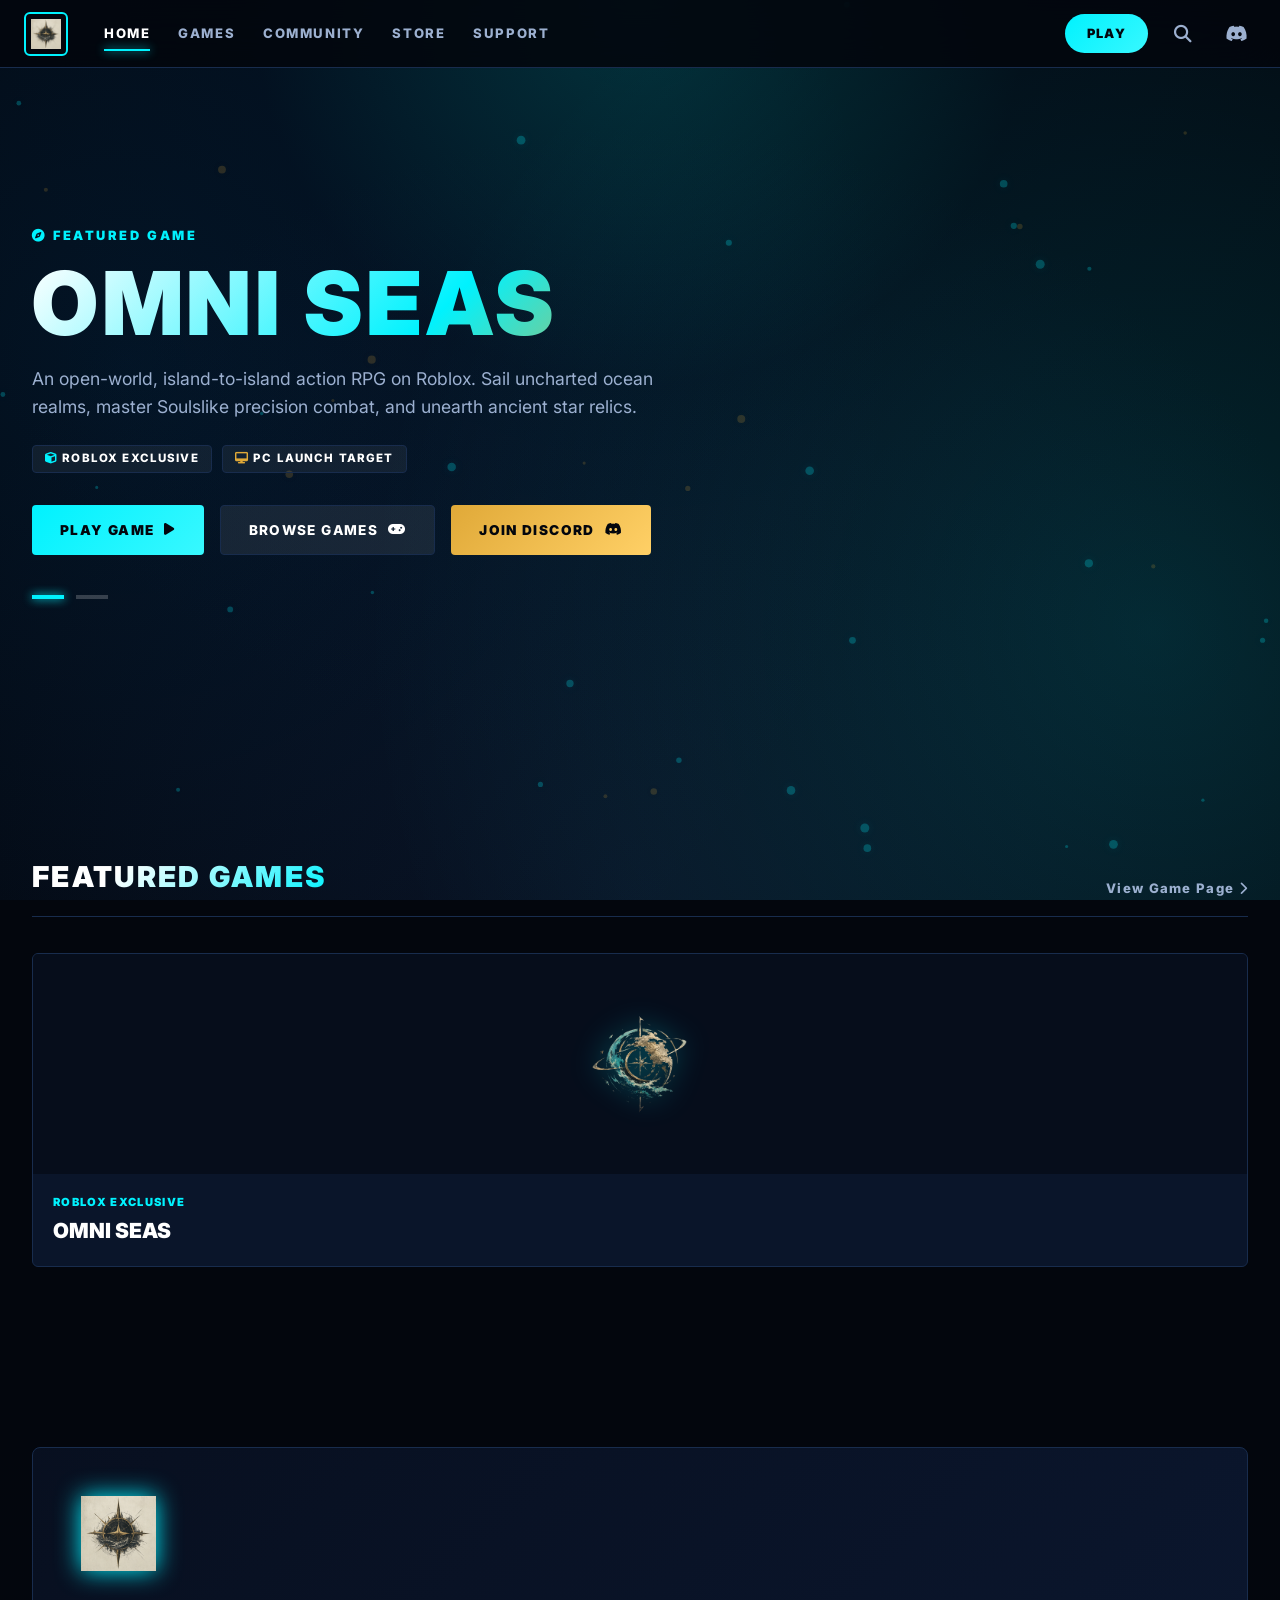
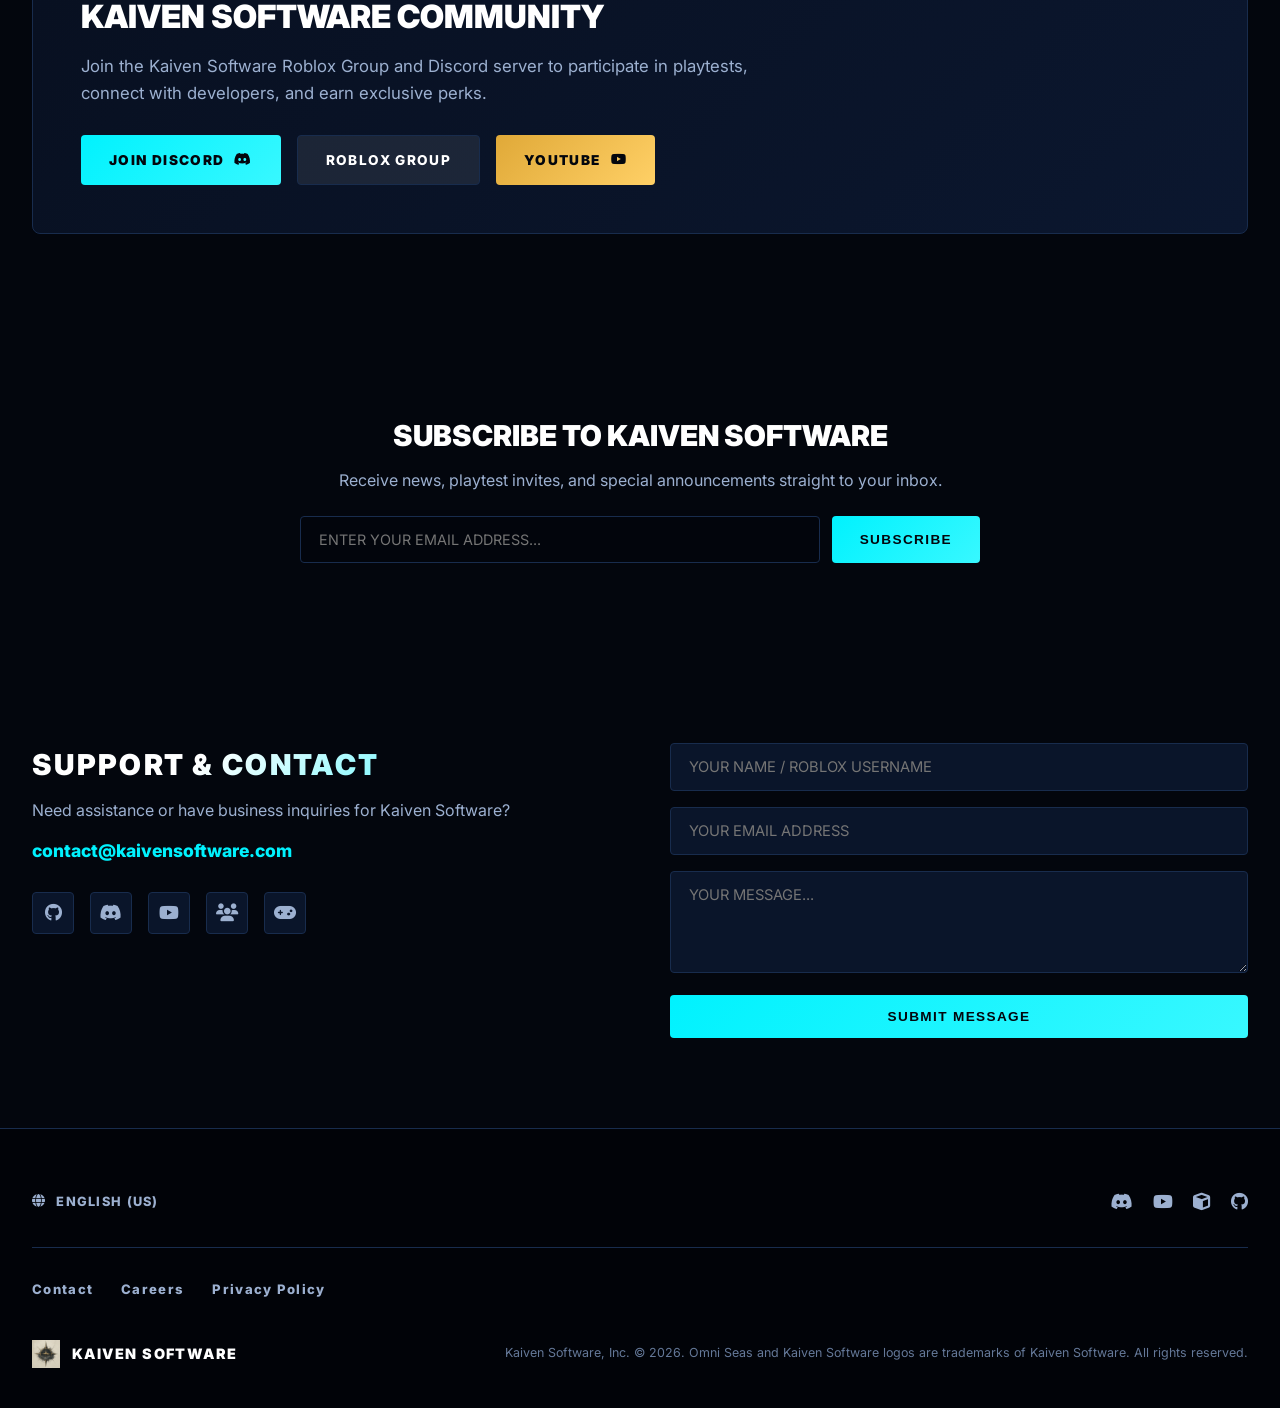
<file: index.html>
<!DOCTYPE html>
<!-- Build Version 3.0.0 - Cache Purged 2026-08-07T17:37:24.420Z -->
<html lang="en">
<head>
  <meta charset="UTF-8">
  <meta name="viewport" content="width=device-width, initial-scale=1.0">
  <title>Kaiven Software</title>
  <meta name="description" content="Kaiven Software. Independent game studio crafting original experiences on Roblox.">
  
  <!-- Favicon -->
  <link rel="icon" href="assets/images/logo.png" type="image/png">

  <!-- Google Fonts: Inter & Orbitron -->
  <link rel="preconnect" href="https://fonts.googleapis.com">
  <link rel="preconnect" href="https://fonts.gstatic.com" crossorigin>
  <link href="https://fonts.googleapis.com/css2?family=Inter:wght@400;500;600;700;800;900&family=Orbitron:wght@700;800;900&display=swap" rel="stylesheet">

  <!-- FontAwesome Icons -->
  <link rel="stylesheet" href="https://cdnjs.cloudflare.com/ajax/libs/font-awesome/6.4.0/css/all.min.css">

  <link rel="stylesheet" href="style.css">
</head>
<body class="kaiven-site">

  <!-- Background Interactive Mesh & Canvas -->
  <canvas id="oceanCanvas"></canvas>
  <div class="rs-grid-overlay"></div>

  <!-- Top Navigation Bar -->
  <header class="rs-navbar" id="navbar">
    <div class="rs-nav-container">

      <!-- Left: Logo & Core Nav -->
      <div class="rs-nav-left">
        <a href="index.html" class="rs-logo-link" title="Kaiven Software Home">
          <div class="rs-logo-box glow-hover">
            <img src="assets/images/logo.png" alt="Logo" class="rs-logo-img">
          </div>
        </a>

        <nav class="rs-main-menu" id="mainMenu">
          <a href="index.html" class="rs-menu-item active">HOME</a>
          <a href="games.html" class="rs-menu-item">GAMES</a>
          <a href="https://www.roblox.com/communities/674886308/Kaiven-Software" target="_blank" class="rs-menu-item">COMMUNITY</a>
          <a href="store.html" class="rs-menu-item">STORE</a>
          <a href="#support" class="rs-menu-item">SUPPORT</a>
        </nav>
      </div>

      <!-- Right: Utility Actions & Account -->
      <div class="rs-nav-right">
        <a href="https://www.roblox.com/games/127945167767729/Omni-Seas" target="_blank" class="rs-btn-launcher btn-shimmer">
          PLAY
        </a>
        <button class="rs-icon-btn" id="openSearchBtn" title="Search">
          <i class="fa-solid fa-magnifying-glass"></i>
        </button>
        <a href="https://discord.gg/ccWf2pxShW" target="_blank" class="rs-user-btn" title="Discord Community">
          <i class="fa-brands fa-discord"></i>
        </a>
        <button class="rs-hamburger-btn" id="mobileToggle" aria-label="Toggle Navigation">
          <i class="fa-solid fa-bars"></i>
        </button>
      </div>

    </div>
  </header>

  <!-- Interactive Hero Carousel -->
  <section class="rs-hero" id="hero">
    <div class="rs-hero-backdrop"></div>
    <div class="rs-hero-gradient"></div>

    <div class="rs-hero-container container">

      <!-- Slide 1 -->
      <div class="rs-hero-card hero-slide active" data-slide="1">
        <div class="rs-hero-tag animate-slide-up"><i class="fa-solid fa-compass text-cyan"></i> FEATURED GAME</div>
        <h1 class="rs-hero-title animate-slide-up delay-1">OMNI SEAS</h1>
        <p class="rs-hero-desc animate-slide-up delay-2">An open-world, island-to-island action RPG on Roblox. Sail uncharted ocean realms, master Soulslike precision combat, and unearth ancient star relics.</p>
        
        <div class="rs-hero-meta animate-slide-up delay-3">
          <span class="rs-platform-tag"><i class="fa-solid fa-cube text-cyan"></i> ROBLOX EXCLUSIVE</span>
          <span class="rs-platform-tag"><i class="fa-solid fa-desktop text-gold"></i> PC LAUNCH TARGET</span>
        </div>

        <div class="rs-hero-buttons animate-slide-up delay-4">
          <a href="https://www.roblox.com/games/127945167767729/Omni-Seas" target="_blank" class="rs-btn-primary btn-shimmer">
            PLAY GAME <i class="fa-solid fa-play"></i>
          </a>
          <a href="games.html" class="rs-btn-secondary">
            BROWSE GAMES <i class="fa-solid fa-gamepad"></i>
          </a>
          <a href="https://discord.gg/ccWf2pxShW" target="_blank" class="rs-btn-accent">
            JOIN DISCORD <i class="fa-brands fa-discord"></i>
          </a>
        </div>
      </div>

      <!-- Slide 2 -->
      <div class="rs-hero-card hero-slide" data-slide="2">
        <div class="rs-hero-tag"><i class="fa-solid fa-users text-cyan"></i> COMMUNITY REVEAL</div>
        <h1 class="rs-hero-title">ROBLOX GROUP</h1>
        <p class="rs-hero-desc">Join the Kaiven Software Roblox Group to participate in closed PC playtests, earn exclusive in-game perks, and interact directly with our development team.</p>

        <div class="rs-hero-buttons">
          <a href="https://www.roblox.com/communities/674886308/Kaiven-Software" target="_blank" class="rs-btn-primary btn-shimmer">
            JOIN GROUP <i class="fa-solid fa-users"></i>
          </a>
          <a href="https://discord.gg/ccWf2pxShW" target="_blank" class="rs-btn-secondary">
            JOIN DISCORD
          </a>
        </div>
      </div>

      <!-- Carousel Indicators -->
      <div class="rs-carousel-dots">
        <button class="dot active" data-target-slide="1"></button>
        <button class="dot" data-target-slide="2"></button>
      </div>

    </div>
  </section>

  <!-- Featured Games Grid -->
  <section class="rs-games-section reveal-on-scroll" id="games">
    <div class="container">

      <div class="rs-section-header">
        <h2 class="rs-section-title">FEATURED GAMES</h2>
        <a href="omni-seas.html" class="rs-view-all">View Game Page <i class="fa-solid fa-chevron-right"></i></a>
      </div>

      <div class="rs-games-grid">
        <a href="omni-seas.html" class="rs-game-tile tilt-card">
          <div class="rs-tile-image">
            <img src="assets/images/omniseas-logo.png" alt="Omni Seas Cover" class="rs-tile-logo">
          </div>
          <div class="rs-tile-info">
            <span class="rs-tile-sub">ROBLOX EXCLUSIVE</span>
            <h3 class="rs-tile-name">OMNI SEAS</h3>
          </div>
        </a>
      </div>

    </div>
  </section>

  <!-- Promo Banner Section -->
  <section class="rs-promo-banner reveal-on-scroll">
    <div class="container">
      <div class="rs-promo-card glow-card">
        <div class="rs-promo-content">
          <img src="assets/images/logo.png" alt="Logo" class="rs-promo-logo floating-animation">
          <h2 class="rs-promo-title">KAIVEN SOFTWARE COMMUNITY</h2>
          <p class="rs-promo-text">Join the Kaiven Software Roblox Group and Discord server to participate in playtests, connect with developers, and earn exclusive perks.</p>
          
          <div class="rs-promo-actions">
            <a href="https://discord.gg/ccWf2pxShW" target="_blank" class="rs-btn-primary btn-shimmer">
              JOIN DISCORD <i class="fa-brands fa-discord"></i>
            </a>
            <a href="https://www.roblox.com/communities/674886308/Kaiven-Software" target="_blank" class="rs-btn-secondary">
              ROBLOX GROUP
            </a>
            <a href="https://www.youtube.com/@kaivensoftware" target="_blank" class="rs-btn-accent">
              YOUTUBE <i class="fa-brands fa-youtube"></i>
            </a>
          </div>
        </div>
      </div>
    </div>
  </section>

  <!-- Newsletter Signup Section -->
  <section class="rs-newsletter-section reveal-on-scroll">
    <div class="container">
      <div class="rs-newsletter-box">
        <h2 class="rs-newsletter-title">SUBSCRIBE TO KAIVEN SOFTWARE</h2>
        <p class="rs-newsletter-sub">Receive news, playtest invites, and special announcements straight to your inbox.</p>

        <form id="newsletterForm" class="rs-newsletter-form">
          <input type="email" id="newsletterEmail" placeholder="ENTER YOUR EMAIL ADDRESS..." required>
          <button type="submit" class="rs-btn-primary btn-shimmer">SUBSCRIBE</button>
        </form>
        <div id="newsletterMessage" class="form-feedback"></div>
      </div>
    </div>
  </section>

  <!-- Contact & Support Section -->
  <section class="rs-contact-section reveal-on-scroll" id="support">
    <div class="container">
      <div class="rs-contact-grid">
        <div class="rs-contact-info">
          <h2 class="rs-section-title">SUPPORT & CONTACT</h2>
          <p class="rs-contact-desc">Need assistance or have business inquiries for Kaiven Software?</p>
          <div class="rs-contact-email">contact@kaivensoftware.com</div>

          <div class="rs-social-bar">
            <a href="https://github.com/kaivensoftware" target="_blank" title="GitHub"><i class="fa-brands fa-github"></i></a>
            <a href="https://discord.gg/ccWf2pxShW" target="_blank" title="Discord"><i class="fa-brands fa-discord"></i></a>
            <a href="https://www.youtube.com/@kaivensoftware" target="_blank" title="YouTube"><i class="fa-brands fa-youtube"></i></a>
            <a href="https://www.roblox.com/communities/674886308/Kaiven-Software" target="_blank" title="Roblox Group"><i class="fa-solid fa-users"></i></a>
            <a href="https://www.roblox.com/games/127945167767729/Omni-Seas" target="_blank" title="Roblox Game"><i class="fa-solid fa-gamepad"></i></a>
          </div>
        </div>

        <div class="rs-contact-form-box">
          <form id="contactForm">
            <div class="form-group">
              <input type="text" id="contactName" placeholder="YOUR NAME / ROBLOX USERNAME" required>
            </div>
            <div class="form-group">
              <input type="email" id="contactEmail" placeholder="YOUR EMAIL ADDRESS" required>
            </div>
            <div class="form-group">
              <textarea id="contactMessage" rows="4" placeholder="YOUR MESSAGE..." required></textarea>
            </div>
            <button type="submit" class="rs-btn-primary btn-block btn-shimmer">SUBMIT MESSAGE</button>
          </form>
          <div id="contactFormStatus" class="form-feedback"></div>
        </div>
      </div>
    </div>
  </section>

  <!-- Universal Footer -->
  <footer class="rs-footer">
    <div class="container">

      <div class="rs-footer-top">
        <div class="rs-lang-selector">
          <i class="fa-solid fa-globe"></i> <span>ENGLISH (US)</span>
        </div>

        <div class="rs-footer-socials">
          <a href="https://discord.gg/ccWf2pxShW" target="_blank" title="Discord"><i class="fa-brands fa-discord"></i></a>
          <a href="https://www.youtube.com/@kaivensoftware" target="_blank" title="YouTube"><i class="fa-brands fa-youtube"></i></a>
          <a href="https://www.roblox.com/communities/674886308/Kaiven-Software" target="_blank" title="Roblox Group"><i class="fa-solid fa-cube"></i></a>
          <a href="https://github.com/kaivensoftware" target="_blank" title="GitHub"><i class="fa-brands fa-github"></i></a>
        </div>
      </div>

      <div class="rs-footer-links">
        <a href="#support">Contact</a>
        <a href="https://www.roblox.com/communities/674886308/Kaiven-Software" target="_blank">Careers</a>
        <a href="#">Privacy Policy</a>
      </div>

      <div class="rs-footer-bottom">
        <div class="rs-footer-brand">
          <img src="assets/images/logo.png" alt="Logo" class="rs-footer-emblem">
          <span>KAIVEN SOFTWARE</span>
        </div>
        <p class="rs-copyright">Kaiven Software, Inc. © 2026. Omni Seas and Kaiven Software logos are trademarks of Kaiven Software. All rights reserved.</p>
      </div>

    </div>
  </footer>

  <!-- Search Modal Overlay -->
  <div class="rs-search-overlay" id="searchModal">
    <div class="rs-search-container">
      <button class="rs-search-close" id="closeSearchBtn"><i class="fa-solid fa-xmark"></i></button>
      <div class="rs-search-box">
        <i class="fa-solid fa-magnifying-glass rs-search-icon"></i>
        <input type="text" id="searchInput" placeholder="SEARCH KAIVEN SOFTWARE & GAMES..." autofocus>
      </div>
      <div class="rs-search-results" id="searchResults">
        <div class="rs-search-quick">
          <span>QUICK LINKS:</span>
          <a href="omni-seas.html">Omni Seas Page</a>
          <a href="builder.html">Character Builder</a>
          <a href="https://discord.gg/ccWf2pxShW" target="_blank">Join Discord</a>
          <a href="https://www.youtube.com/@kaivensoftware" target="_blank">YouTube Channel</a>
          <a href="store.html">Store Page</a>
          <a href="https://www.roblox.com/games/127945167767729/Omni-Seas" target="_blank">Play Omni Seas</a>
        </div>
      </div>
    </div>
  </div>

  <script src="app.js"></script>
</body>
</html>
</file>
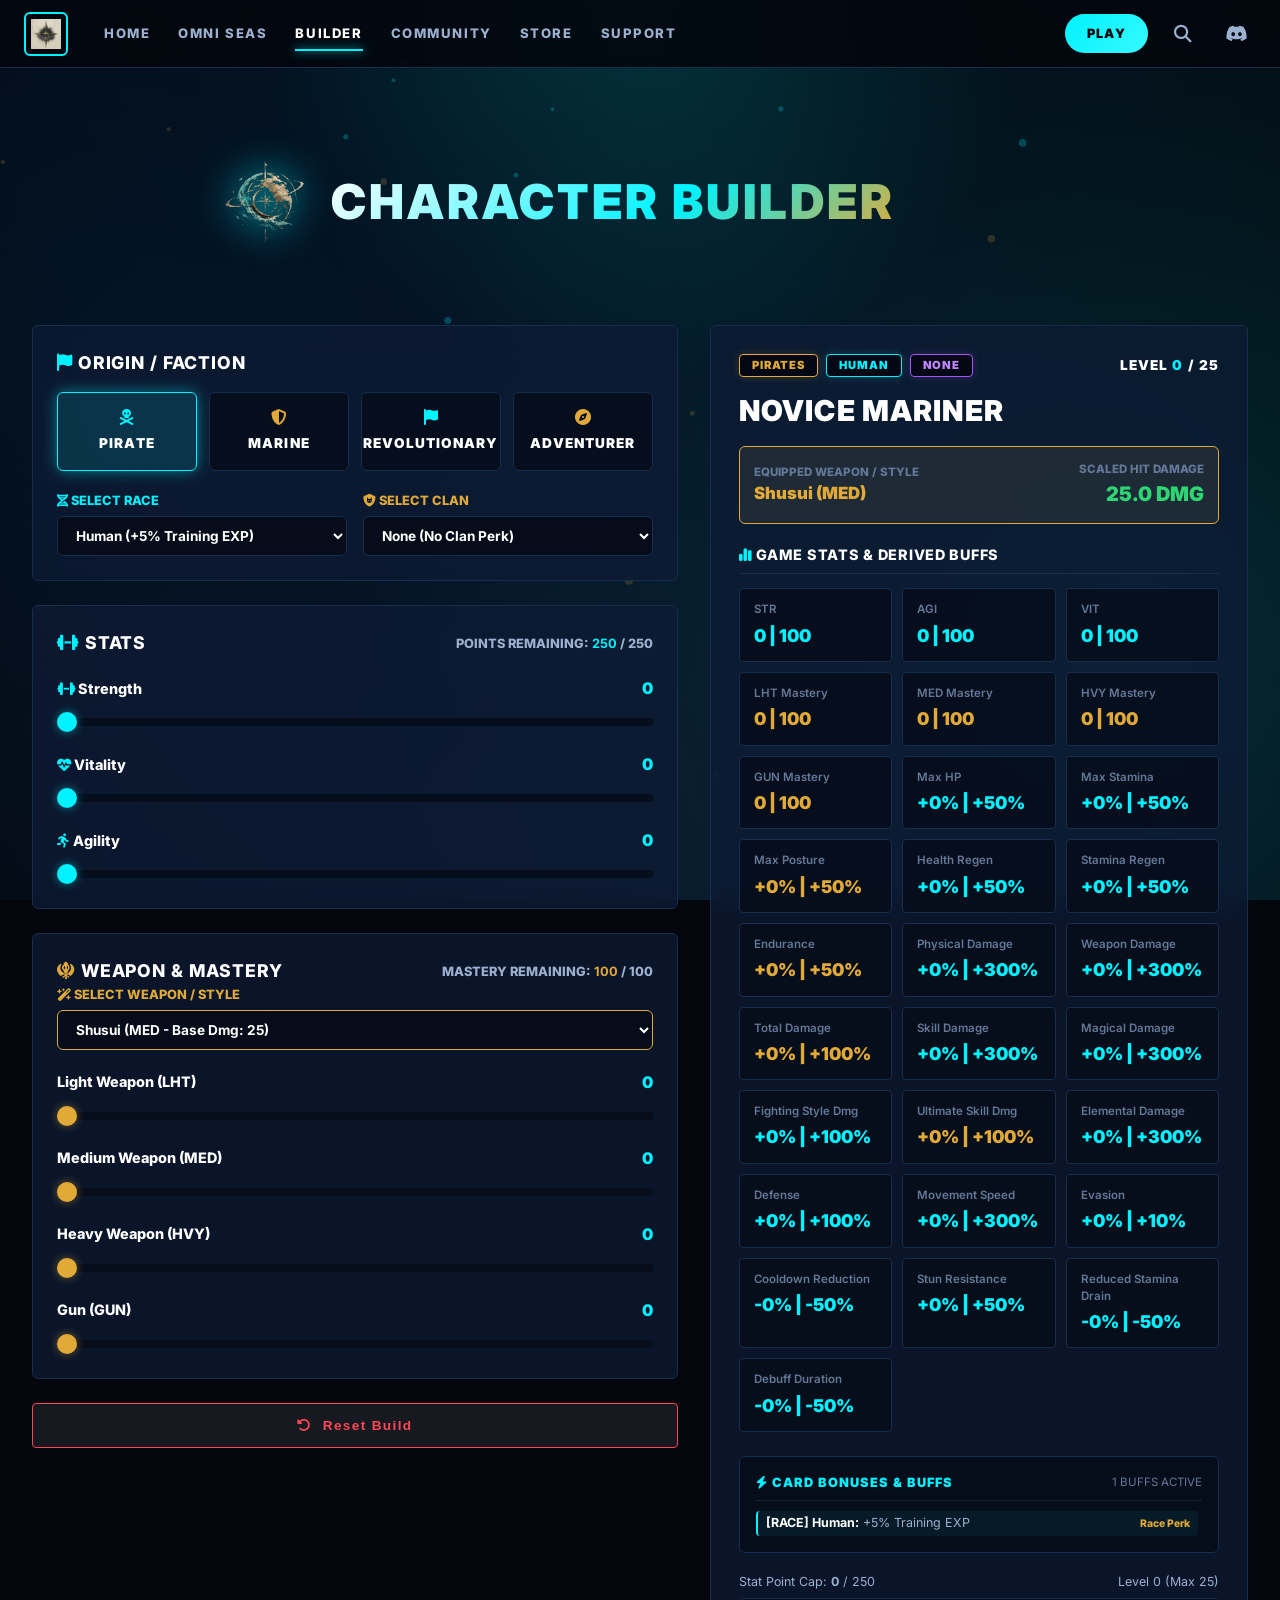
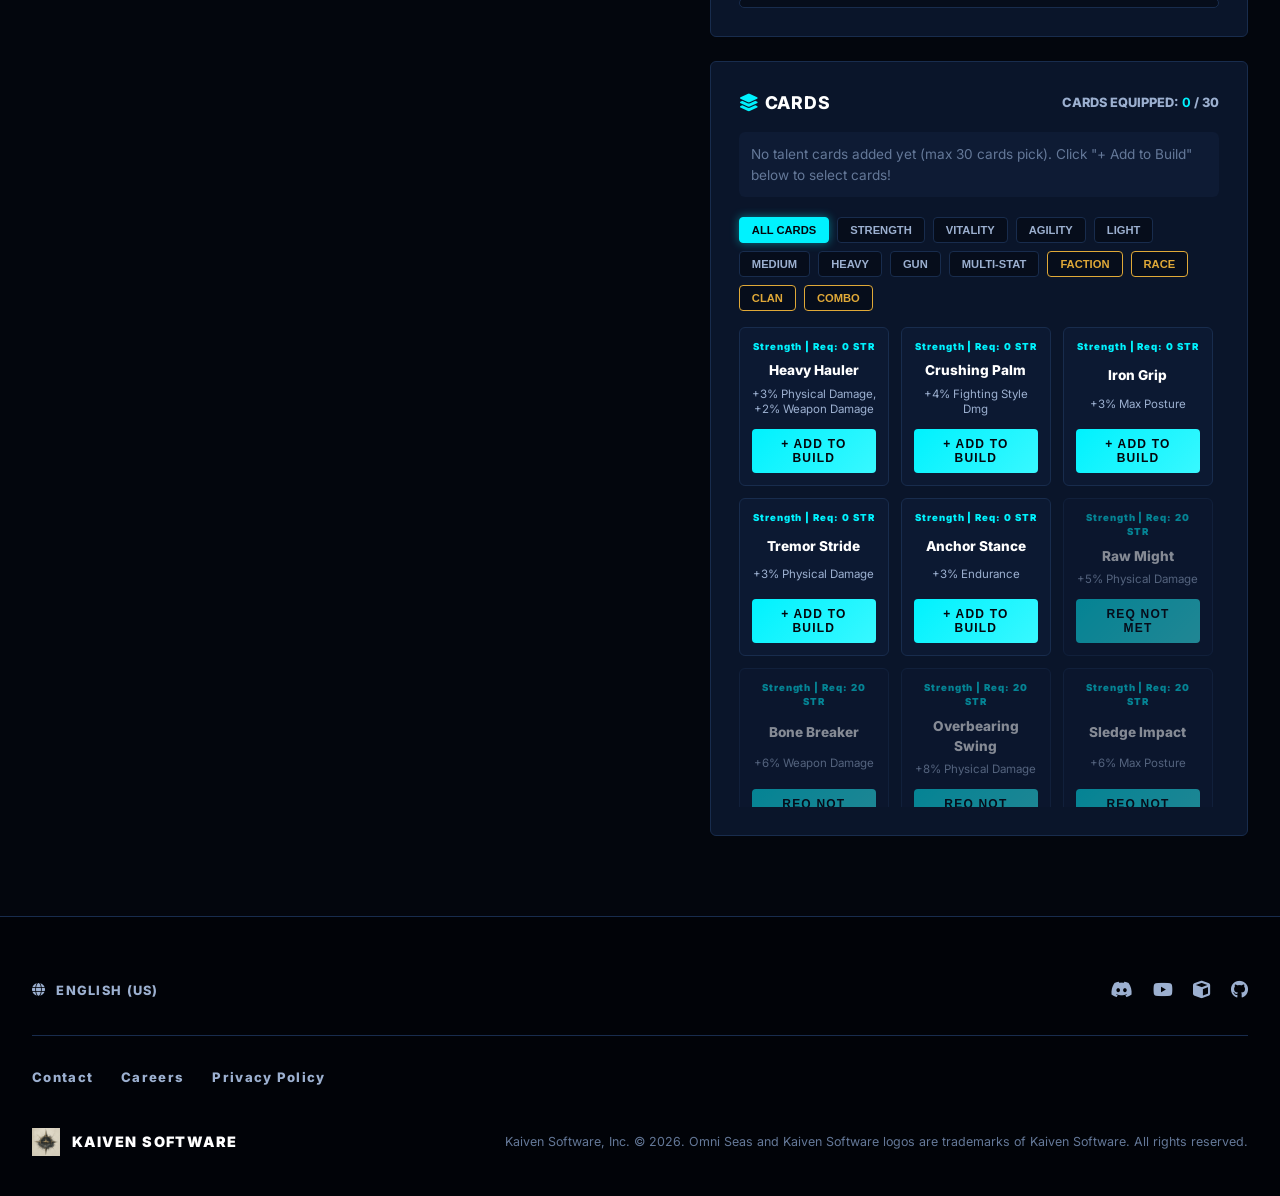
<file: builder.html>
<!DOCTYPE html>
<!-- Build Version 3.0.0 - Cache Purged 2026-08-07T17:37:24.436Z -->
<!-- Build Version 2.0.0 - Cache Purged 2026-08-07 -->
<html lang="en">
<head>
  <meta charset="UTF-8">
  <meta name="viewport" content="width=device-width, initial-scale=1.0">
  <title>Omni Seas | Character Builder - Kaiven Software</title>
  <meta name="description" content="Omni Seas Character Builder. Plan your 250-stat build, weapon masteries, derived endurance stats, race/clan perks, and select talent cards.">
  
  <!-- Favicon -->
  <link rel="icon" href="assets/images/omniseas-logo.png" type="image/png">

  <!-- Google Fonts: Inter & Orbitron -->
  <link rel="preconnect" href="https://fonts.googleapis.com">
  <link rel="preconnect" href="https://fonts.gstatic.com" crossorigin>
  <link href="https://fonts.googleapis.com/css2?family=Inter:wght@400;500;600;700;800;900&family=Orbitron:wght@700;800;900&display=swap" rel="stylesheet">

  <!-- FontAwesome Icons -->
  <link rel="stylesheet" href="https://cdnjs.cloudflare.com/ajax/libs/font-awesome/6.4.0/css/all.min.css">

  <link rel="stylesheet" href="style.css?v=3.1.0">
</head>
<body class="kaiven-site">

  <!-- Background Canvas -->
  <canvas id="oceanCanvas"></canvas>
  <div class="rs-grid-overlay"></div>

  <!-- Top Navigation Bar -->
  <header class="rs-navbar" id="navbar">
    <div class="rs-nav-container">

      <!-- Left: Logo & Core Nav -->
      <div class="rs-nav-left">
        <a href="index.html" class="rs-logo-link" title="Kaiven Software Home">
          <div class="rs-logo-box glow-hover">
            <img src="assets/images/logo.png" alt="Logo" class="rs-logo-img">
          </div>
        </a>

        <nav class="rs-main-menu" id="mainMenu">
          <a href="index.html" class="rs-menu-item">HOME</a>
          <a href="omni-seas.html" class="rs-menu-item">OMNI SEAS</a>
          <a href="builder.html" class="rs-menu-item active">BUILDER</a>
          <a href="https://www.roblox.com/communities/674886308/Kaiven-Software" target="_blank" class="rs-menu-item">COMMUNITY</a>
          <a href="store.html" class="rs-menu-item">STORE</a>
          <a href="index.html#support" class="rs-menu-item">SUPPORT</a>
        </nav>
      </div>

      <!-- Right: Utility Actions & Account -->
      <div class="rs-nav-right">
        <a href="https://www.roblox.com/games/127945167767729/Omni-Seas" target="_blank" class="rs-btn-launcher btn-shimmer">
          PLAY
        </a>
        <button class="rs-icon-btn" id="openSearchBtn" title="Search">
          <i class="fa-solid fa-magnifying-glass"></i>
        </button>
        <a href="https://discord.gg/ccWf2pxShW" target="_blank" class="rs-user-btn" title="Discord Community">
          <i class="fa-brands fa-discord"></i>
        </a>
        <button class="rs-hamburger-btn" id="mobileToggle" aria-label="Toggle Navigation">
          <i class="fa-solid fa-bars"></i>
        </button>
      </div>

    </div>
  </header>

  <!-- Builder Hero Banner -->
  <section class="rs-hero" style="min-height: 35vh; padding-top: 130px; padding-bottom: 30px;">
    <div class="rs-hero-backdrop"></div>
    <div class="rs-hero-gradient"></div>

    <div class="rs-hero-container container text-center">
      <div class="rs-hero-card" style="margin: 0 auto; max-width: 850px;">
        <div class="hero-logo-wrapper" style="margin-bottom: 12px; display: inline-flex; align-items: center; gap: 16px;">
          <img src="assets/images/omniseas-logo.png" alt="Omni Seas Logo" style="width: 100px; height: 100px; object-fit: contain; filter: drop-shadow(0 0 20px var(--rs-cyan));">
          <span style="font-size: clamp(1.8rem, 4vw, 3rem); font-weight: 900; letter-spacing: 0.06em; background: linear-gradient(135deg, #ffffff 0%, var(--rs-cyan) 60%, var(--rs-gold) 100%); -webkit-background-clip: text; -webkit-text-fill-color: transparent;">CHARACTER BUILDER</span>
        </div>
      </div>
    </div>
  </section>

  <!-- Main Character Builder Grid Section -->
  <section class="rs-newswire-section" style="padding-top: 10px; padding-bottom: 80px;">
    <div class="container">

      <!-- Builder Main Grid: Left Controls, Right Stats Summary & Card Selector -->
      <div class="builder-grid">

        <!-- Left Column: Faction, Race, Clan & Stat Allocation Controls -->
        <div class="builder-controls-col">

          <!-- Faction, Race & Clan Selection -->
          <div class="rs-card builder-card">
            <div class="builder-card-header">
              <h3><i class="fa-solid fa-flag text-cyan"></i> ORIGIN / FACTION</h3>
            </div>
            <div class="faction-selector">
              <label class="faction-option active" data-faction="Pirates">
                <input type="radio" name="faction" value="Pirates" checked>
                <div class="faction-box">
                  <i class="fa-solid fa-skull-crossbones text-cyan"></i>
                  <span class="faction-name">PIRATE</span>
                </div>
              </label>

              <label class="faction-option" data-faction="Marines">
                <input type="radio" name="faction" value="Marines">
                <div class="faction-box">
                  <i class="fa-solid fa-shield-halved text-gold"></i>
                  <span class="faction-name">MARINE</span>
                </div>
              </label>

              <label class="faction-option" data-faction="Revolutionaries">
                <input type="radio" name="faction" value="Revolutionaries">
                <div class="faction-box">
                  <i class="fa-solid fa-flag text-cyan"></i>
                  <span class="faction-name">REVOLUTIONARY</span>
                </div>
              </label>

              <label class="faction-option" data-faction="Adventurers">
                <input type="radio" name="faction" value="Adventurers">
                <div class="faction-box">
                  <i class="fa-solid fa-compass text-gold"></i>
                  <span class="faction-name">ADVENTURER</span>
                </div>
              </label>
            </div>

            <!-- Race & Clan Dropdown Selectors (29 Races, 21 Clans) -->
            <div style="display: grid; grid-template-columns: 1fr 1fr; gap: 16px; margin-top: 20px;">
              <div>
                <label style="font-size: 0.8rem; font-weight: 800; color: var(--rs-cyan); display: block; margin-bottom: 6px;"><i class="fa-solid fa-dna"></i> SELECT RACE</label>
                <select id="raceSelect" class="rs-select">
                  <option value="Human">Human (+5% Training EXP)</option>
                  <option value="Skilled Human">Skilled Human (+10% EXP, +5% Stamina)</option>
                  <option value="Peak Human">Peak Human (+10% Speed, +10% EXP)</option>
                  <option value="Superhuman">Superhuman (+20% Phys Dmg, +15% HP)</option>
                  <option value="Viltrumite">Viltrumite (+20% Phys Dmg, +25% HP)</option>
                  <option value="Hollow">Hollow (+15% Physical Damage)</option>
                  <option value="Fullbringer">Fullbringer (+10% Speed, +10% Wpn Dmg)</option>
                  <option value="Demon">Demon (+25% HP Regen, -15% Def)</option>
                  <option value="Ghoul">Ghoul (+15% Physical Damage)</option>
                  <option value="Cursed Spirit">Cursed Spirit (+15% Def, +20% Magic)</option>
                  <option value="Shinigami">Shinigami (+15% Wpn Dmg, +10% Posture)</option>
                  <option value="Arrancar">Arrancar (+20% Def, +15% Magic Dmg)</option>
                  <option value="Quincy">Quincy (+15% Weapon Damage)</option>
                  <option value="Death Painting Womb">Death Painting Womb (+20% HP Regen)</option>
                  <option value="Half-Ghoul">Half-Ghoul (-20% Drain, +15% Phys)</option>
                  <option value="Devil">Devil (+15% Total Damage)</option>
                  <option value="Fiend">Fiend (+15% Defense, +10% HP Regen)</option>
                  <option value="Hybrid">Hybrid (+15% Total Dmg, +10% HP Regen)</option>
                  <option value="Chimera Ant">Chimera Ant (+10% Total Damage)</option>
                  <option value="Nen User">Nen User (+20% Defense, +15% Skill Dmg)</option>
                  <option value="Saiyan">Saiyan (+15% Total Dmg below 30% HP)</option>
                  <option value="Majin">Majin (+30% HP Regen, Immunity)</option>
                  <option value="Angel">Angel (+10% Evasion, +15% Magic Dmg)</option>
                  <option value="God of Destruction">God of Destruction (+35% Total Dmg)</option>
                  <option value="Ninja">Ninja (+10% Speed, +10% Skill Dmg)</option>
                  <option value="Fish-Men">Fish-Men (+15% Phys Dmg, +10% Style)</option>
                  <option value="Mink">Mink (+15% Elem Dmg, +10% Speed)</option>
                  <option value="Lunarian">Lunarian (+18% Defense, +15% Elem)</option>
                  <option value="Skypiean">Skypiean (+15% Speed, +4% Evasion)</option>
                </select>
              </div>

              <div>
                <label style="font-size: 0.8rem; font-weight: 800; color: var(--rs-gold); display: block; margin-bottom: 6px;"><i class="fa-solid fa-shield-cat"></i> SELECT CLAN</label>
                <select id="clanSelect" class="rs-select">
                  <option value="None">None (No Clan Perk)</option>
                  <option value="Kamado">Kamado (+3% HP Regen, +5% Stamina)</option>
                  <option value="Hyuga">Hyuga (+3% Max HP, +5% Style Dmg)</option>
                  <option value="Uzumaki">Uzumaki (+5% Max HP, +3% Endurance)</option>
                  <option value="Dragon Team">Dragon Team (+5% Phys Dmg, +5% Stamina)</option>
                  <option value="Zoldyck">Zoldyck (+8% Total Dmg, +12% Speed)</option>
                  <option value="Hanma">Hanma (+10% Phys Dmg, +8% Stun Res)</option>
                  <option value="Uchiha">Uchiha (-12% CDR, +10% Skill Dmg)</option>
                  <option value="Gojo">Gojo (+15% Skill Dmg, +10% Evasion)</option>
                  <option value="Core Area Warriors">Core Area Warriors (+20% Ult Dmg)</option>
                  <option value="Dark Empire">Dark Empire (+15% Total Dmg, +12% Debuff)</option>
                  <option value="Otsutsuki">Otsutsuki (+18% Elem Dmg, +10% Stamina)</option>
                  <option value="Viltrum Empire">Viltrum Empire (+20% Phys Dmg, +15% End)</option>
                  <option value="Espada">Espada (+15% Magic Dmg, +10% Def)</option>
                  <option value="Gotei 13">Gotei 13 (+15% Wpn Dmg, +10% CDR)</option>
                  <option value="Royal Guard">Royal Guard (+20% Wpn Dmg, +15% Posture)</option>
                  <option value="Sternritter">Sternritter (+15% Wpn Dmg, -12% CDR)</option>
                  <option value="Schutzstaffel">Schutzstaffel (+20% Wpn, +15% Skill)</option>
                  <option value="Akatsuki">Akatsuki (+15% Skill Dmg, +10% Total)</option>
                  <option value="Sannin">Sannin (+15% HP Regen, +12% Phys Dmg)</option>
                  <option value="Warlord">Warlord (+15% Def, +12% Total Dmg)</option>
                  <option value="Emperor">Emperor (+20% Total Dmg, +15% HP)</option>
                </select>
              </div>
            </div>
          </div>

          <!-- Trainable Stat Points Allocation (Cap: 250 Total) -->
          <div class="rs-card builder-card" style="margin-top: 24px;">
            <div class="builder-card-header" style="display: flex; justify-content: space-between; align-items: center;">
              <h3><i class="fa-solid fa-dumbbell text-cyan"></i> STATS</h3>
              <span class="stat-pool-badge" id="statPoolBadge">POINTS REMAINING: <strong id="pointsRemaining" class="text-cyan">250</strong> / 250</span>
            </div>

            <!-- Strength Slider (0 - 100) -->
            <div class="stat-control-group">
              <div class="stat-label-bar">
                <span class="stat-title"><i class="fa-solid fa-dumbbell text-cyan"></i> Strength</span>
                <span class="stat-val-display" id="strVal">0</span>
              </div>
              <input type="range" id="strSlider" min="0" max="100" value="0" class="rs-slider">
            </div>

            <!-- Vitality Slider (0 - 100) -->
            <div class="stat-control-group">
              <div class="stat-label-bar">
                <span class="stat-title"><i class="fa-solid fa-heart-pulse text-cyan"></i> Vitality</span>
                <span class="stat-val-display" id="vitVal">0</span>
              </div>
              <input type="range" id="vitSlider" min="0" max="100" value="0" class="rs-slider">
            </div>

            <!-- Agility Slider (0 - 100) -->
            <div class="stat-control-group">
              <div class="stat-label-bar">
                <span class="stat-title"><i class="fa-solid fa-person-running text-cyan"></i> Agility</span>
                <span class="stat-val-display" id="agiVal">0</span>
              </div>
              <input type="range" id="agiSlider" min="0" max="100" value="0" class="rs-slider">
            </div>
          </div>

          <!-- Weapon & Style Selection + Weapon Mastery Allocation -->
          <div class="rs-card builder-card" style="margin-top: 24px;">
            <div class="builder-card-header" style="display: flex; justify-content: space-between; align-items: center;">
              <h3><i class="fa-solid fa-khanda text-gold"></i> WEAPON & MASTERY</h3>
              <span class="stat-pool-badge" id="masteryPoolBadge">MASTERY REMAINING: <strong id="masteryRemaining" class="text-gold">100</strong> / 100</span>
            </div>

            <!-- Weapon / Style Dropdown Selector (Categorized LHT, MED, HVY) -->
            <div style="margin-bottom: 20px;">
              <label style="font-size: 0.8rem; font-weight: 800; color: var(--rs-gold); display: block; margin-bottom: 6px;"><i class="fa-solid fa-wand-magic-sparkles"></i> SELECT WEAPON / STYLE</label>
              <select id="weaponSelect" class="rs-select" style="border-color: var(--rs-gold);">
                <optgroup label="LIGHT MASTERY (LHT STYLES)">
                  <option value="Viltrumite Style" data-dmg="35">Viltrumite Style (LHT - Base Dmg: 35)</option>
                  <option value="Taijutsu" data-dmg="30">Taijutsu (LHT - Base Dmg: 30)</option>
                </optgroup>
                <optgroup label="MEDIUM MASTERY (MED WEAPONS)">
                  <option value="Shusui" data-dmg="25" selected>Shusui (MED - Base Dmg: 25)</option>
                  <option value="Nidai Kitetsu" data-dmg="27">Nidai Kitetsu (MED - Base Dmg: 27)</option>
                  <option value="Shodaki Kitetsu" data-dmg="27">Shodaki Kitetsu (MED - Base Dmg: 27)</option>
                  <option value="Ame No Habakiri" data-dmg="30">Ame No Habakiri (MED - Base Dmg: 30)</option>
                  <option value="Wado Ichimonji" data-dmg="30">Wado Ichimonji (MED - Base Dmg: 30)</option>
                  <option value="Zanpakutō" data-dmg="25">Zanpakutō (MED - Base Dmg: 25)</option>
                  <option value="Shikai" data-dmg="30">Shikai (MED - Base Dmg: 30)</option>
                  <option value="Letzt Stil" data-dmg="30">Letzt Stil (MED - Base Dmg: 30)</option>
                </optgroup>
                <optgroup label="HEAVY MASTERY (HVY WEAPONS)">
                  <option value="Bankai" data-dmg="35">Bankai (HVY - Base Dmg: 35)</option>
                  <option value="Vollständig" data-dmg="35">Vollständig (HVY - Base Dmg: 35)</option>
                </optgroup>
              </select>
            </div>

            <!-- Light Weapon (LHT) -->
            <div class="stat-control-group">
              <div class="stat-label-bar">
                <span class="stat-title">Light Weapon (LHT)</span>
                <span class="stat-val-display" id="lightVal">0</span>
              </div>
              <input type="range" id="lightSlider" min="0" max="100" value="0" class="rs-slider gold-slider">
            </div>

            <!-- Medium Weapon (MED) -->
            <div class="stat-control-group">
              <div class="stat-label-bar">
                <span class="stat-title">Medium Weapon (MED)</span>
                <span class="stat-val-display" id="medVal">0</span>
              </div>
              <input type="range" id="medSlider" min="0" max="100" value="0" class="rs-slider gold-slider">
            </div>

            <!-- Heavy Weapon (HVY) -->
            <div class="stat-control-group">
              <div class="stat-label-bar">
                <span class="stat-title">Heavy Weapon (HVY)</span>
                <span class="stat-val-display" id="heavyVal">0</span>
              </div>
              <input type="range" id="heavySlider" min="0" max="100" value="0" class="rs-slider gold-slider">
            </div>

            <!-- Gun (GUN) -->
            <div class="stat-control-group">
              <div class="stat-label-bar">
                <span class="stat-title">Gun (GUN)</span>
                <span class="stat-val-display" id="gunVal">0</span>
              </div>
              <input type="range" id="gunSlider" min="0" max="100" value="0" class="rs-slider gold-slider">
            </div>
          </div>

          <!-- Reset Build Action Button -->
          <div style="margin-top: 24px;">
            <button class="rs-btn-secondary" id="resetBuildBtn" style="border-color: #ff4757; color: #ff4757; width: 100%; justify-content: center;"><i class="fa-solid fa-rotate-left"></i> Reset Build</button>
          </div>

        </div>

        <!-- Right Column: Real-Time Character Stats & Cards Library -->
        <div class="builder-stats-col">

          <!-- Character Overview & Game Stats Card -->
          <div class="rs-card builder-card glow-card" style="padding: 28px;">
            <div class="builder-summary-header" style="display: flex; justify-content: space-between; align-items: center; flex-wrap: wrap; gap: 12px;">
              <div class="builder-badges-wrapper">
                <span class="builder-summary-badge badge-faction" id="factionBadge">PIRATES</span>
                <span class="builder-summary-badge badge-race" id="raceBadge">HUMAN</span>
                <span class="builder-summary-badge badge-clan" id="clanBadge">NONE</span>
              </div>
              <div class="level-badge">LEVEL <span id="charLevel" class="text-cyan">0</span> / 25</div>
            </div>

            <h2 class="build-archetype-name" id="archetypeName">NOVICE MARINER</h2>

            <!-- Selected Weapon & Modified Output Damage Highlights Banner -->
            <div style="margin-top: 14px; background: rgba(255, 209, 102, 0.08); border: 1px solid var(--rs-gold); border-radius: 6px; padding: 14px; display: flex; justify-content: space-between; align-items: center;">
              <div>
                <span style="font-size: 0.72rem; color: var(--text-muted); font-weight: 800; display: block;">EQUIPPED WEAPON / STYLE</span>
                <strong style="color: var(--rs-gold); font-size: 1.05rem; font-weight: 900;" id="activeWeaponName">Shusui (MED)</strong>
              </div>
              <div style="text-align: right;">
                <span style="font-size: 0.72rem; color: var(--text-muted); font-weight: 800; display: block;">SCALED HIT DAMAGE</span>
                <strong style="color: #2ed573; font-size: 1.25rem; font-weight: 900;" id="finalWeaponDmgVal">25.0 DMG</strong>
              </div>
            </div>

            <!-- Comprehensive 26 Game Stats Grid -->
            <div class="builder-card-header" style="margin-top: 20px; border-bottom: 1px solid rgba(255,255,255,0.08); padding-bottom: 8px;">
              <h3 style="font-size: 0.9rem;"><i class="fa-solid fa-chart-simple text-cyan"></i> GAME STATS & DERIVED BUFFS</h3>
            </div>

            <div class="derived-stats-grid" style="margin-top: 14px; grid-template-columns: repeat(auto-fit, minmax(130px, 1fr)); gap: 10px;">
              <!-- Trainable Core Stats -->
              <div class="derived-stat-box"><span class="d-label">STR</span><span class="d-val text-cyan" id="statStr">0 | 100</span></div>
              <div class="derived-stat-box"><span class="d-label">AGI</span><span class="d-val text-cyan" id="statAgi">0 | 100</span></div>
              <div class="derived-stat-box"><span class="d-label">VIT</span><span class="d-val text-cyan" id="statVit">0 | 100</span></div>

              <!-- Masteries -->
              <div class="derived-stat-box"><span class="d-label">LHT Mastery</span><span class="d-val text-gold" id="statLht">0 | 100</span></div>
              <div class="derived-stat-box"><span class="d-label">MED Mastery</span><span class="d-val text-gold" id="statMed">0 | 100</span></div>
              <div class="derived-stat-box"><span class="d-label">HVY Mastery</span><span class="d-val text-gold" id="statHvy">0 | 100</span></div>
              <div class="derived-stat-box"><span class="d-label">GUN Mastery</span><span class="d-val text-gold" id="statGun">0 | 100</span></div>

              <!-- Health & Stamina Caps -->
              <div class="derived-stat-box"><span class="d-label">Max HP</span><span class="d-val text-cyan" id="statMaxHp">+0% | +50%</span></div>
              <div class="derived-stat-box"><span class="d-label">Max Stamina</span><span class="d-val text-cyan" id="statMaxStamina">+0% | +50%</span></div>
              <div class="derived-stat-box"><span class="d-label">Max Posture</span><span class="d-val text-gold" id="statMaxPosture">+0% | +50%</span></div>

              <!-- Regens & Endurance -->
              <div class="derived-stat-box"><span class="d-label">Health Regen</span><span class="d-val text-cyan" id="statHpRegen">+0% | +50%</span></div>
              <div class="derived-stat-box"><span class="d-label">Stamina Regen</span><span class="d-val text-cyan" id="statStaminaRegen">+0% | +50%</span></div>
              <div class="derived-stat-box"><span class="d-label">Endurance</span><span class="d-val text-gold" id="statEndurance">+0% | +50%</span></div>

              <!-- Damage Multipliers -->
              <div class="derived-stat-box"><span class="d-label">Physical Damage</span><span class="d-val text-cyan" id="statPhysDmg">+0% | +300%</span></div>
              <div class="derived-stat-box"><span class="d-label">Weapon Damage</span><span class="d-val text-cyan" id="statWpnDmg">+0% | +300%</span></div>
              <div class="derived-stat-box"><span class="d-label">Total Damage</span><span class="d-val text-gold" id="statTotalDmg">+0% | +100%</span></div>
              <div class="derived-stat-box"><span class="d-label">Skill Damage</span><span class="d-val text-cyan" id="statSkillDmg">+0% | +300%</span></div>
              <div class="derived-stat-box"><span class="d-label">Magical Damage</span><span class="d-val text-cyan" id="statMagicDmg">+0% | +300%</span></div>
              <div class="derived-stat-box"><span class="d-label">Fighting Style Dmg</span><span class="d-val text-cyan" id="statStyleDmg">+0% | +100%</span></div>
              <div class="derived-stat-box"><span class="d-label">Ultimate Skill Dmg</span><span class="d-val text-gold" id="statUltDmg">+0% | +100%</span></div>
              <div class="derived-stat-box"><span class="d-label">Elemental Damage</span><span class="d-val text-cyan" id="statElemDmg">+0% | +300%</span></div>

              <!-- Defenses, Speed & Evasion -->
              <div class="derived-stat-box"><span class="d-label">Defense</span><span class="d-val text-cyan" id="statDefense">+0% | +100%</span></div>
              <div class="derived-stat-box"><span class="d-label">Movement Speed</span><span class="d-val text-cyan" id="statMoveSpeed">+0% | +300%</span></div>
              <div class="derived-stat-box"><span class="d-label">Evasion</span><span class="d-val text-cyan" id="statEvasion">+0% | +10%</span></div>
              <div class="derived-stat-box"><span class="d-label">Cooldown Reduction</span><span class="d-val text-cyan" id="statCdr">-0% | -50%</span></div>

              <!-- Resistances -->
              <div class="derived-stat-box"><span class="d-label">Stun Resistance</span><span class="d-val text-cyan" id="statStunRes">+0% | +50%</span></div>
              <div class="derived-stat-box"><span class="d-label">Reduced Stamina Drain</span><span class="d-val text-cyan" id="statStaminaDrain">-0% | -50%</span></div>
              <div class="derived-stat-box"><span class="d-label">Debuff Duration</span><span class="d-val text-cyan" id="statDebuffDuration">-0% | -50%</span></div>
            </div>

            <!-- Active Card Bonuses & Buffs List Box -->
            <div class="card-buffs-panel" style="margin-top: 20px; background: rgba(6, 12, 24, 0.85); border: 1px solid var(--rs-border); border-radius: 6px; padding: 16px;">
              <div style="display: flex; justify-content: space-between; align-items: center; margin-bottom: 10px; border-bottom: 1px solid rgba(255,255,255,0.08); padding-bottom: 8px;">
                <span style="font-size: 0.8rem; font-weight: 900; letter-spacing: 0.08em; color: var(--rs-cyan);"><i class="fa-solid fa-bolt"></i> CARD BONUSES & BUFFS</span>
                <span style="font-size: 0.72rem; color: var(--text-muted);" id="buffsCountBadge">0 BUFFS ACTIVE</span>
              </div>
              <div id="activeCardBuffsList" style="max-height: 180px; overflow-y: auto; display: flex; flex-direction: column; gap: 6px; padding-right: 4px;">
                <span style="color: var(--text-muted); font-size: 0.8rem;">No active card buffs. Add cards below to activate passive bonuses!</span>
              </div>
            </div>

            <div class="build-progress-bar-wrapper" style="margin-top: 20px;">
              <div class="build-progress-label">
                <span>Stat Point Cap: <strong id="totalAllocated">0</strong> / 250</span>
                <span id="levelPackCount">Level 0 (Max 25)</span>
              </div>
              <div class="build-progress-track">
                <div class="build-progress-fill" id="buildProgressFill" style="width: 0%;"></div>
              </div>
            </div>
          </div>

          <!-- Talent Card Library Selector (263 Cards) -->
          <div class="rs-card builder-card" style="margin-top: 24px; padding: 28px;">
            <div class="builder-card-header" style="display: flex; justify-content: space-between; align-items: center; margin-bottom: 16px;">
              <h3><i class="fa-solid fa-layer-group text-cyan"></i> CARDS</h3>
              <span class="stat-pool-badge">CARDS EQUIPPED: <strong id="equippedCount" class="text-cyan">0</strong> / 30</span>
            </div>

            <!-- Equipped Cards Tray -->
            <div class="equipped-cards-list" id="equippedCardsList" style="margin-bottom: 20px; padding: 12px; background: var(--rs-dark-2); border-radius: 6px;">
              <span style="color: var(--text-muted); font-size: 0.85rem;">No talent cards added yet (max 30 cards pick). Click "+ Add to Build" below to select cards!</span>
            </div>

            <!-- Category Filter Tabs -->
            <div class="card-filter-tabs" id="cardFilterTabs" style="display: flex; gap: 8px; flex-wrap: wrap; margin-bottom: 16px;">
              <button class="filter-tab active" data-cat="ALL">ALL CARDS</button>
              <button class="filter-tab" data-cat="Strength">STRENGTH</button>
              <button class="filter-tab" data-cat="Vitality">VITALITY</button>
              <button class="filter-tab" data-cat="Agility">AGILITY</button>
              <button class="filter-tab" data-cat="Light Mastery">LIGHT</button>
              <button class="filter-tab" data-cat="Medium Mastery">MEDIUM</button>
              <button class="filter-tab" data-cat="Heavy Mastery">HEAVY</button>
              <button class="filter-tab" data-cat="Gun Mastery">GUN</button>
              <button class="filter-tab" data-cat="High Multi-Stat">MULTI-STAT</button>
              <button class="filter-tab" data-cat="FACTION_EXCLUSIVES" style="border-color: var(--rs-gold); color: var(--rs-gold);">FACTION</button>
              <button class="filter-tab" data-cat="Race Exclusive" style="border-color: var(--rs-gold); color: var(--rs-gold);">RACE</button>
              <button class="filter-tab" data-cat="Clan Exclusive" style="border-color: var(--rs-gold); color: var(--rs-gold);">CLAN</button>
              <button class="filter-tab" data-cat="Combo Exclusive" style="border-color: var(--rs-gold); color: var(--rs-gold);">COMBO</button>
            </div>

            <!-- Available Card Library Grid -->
            <div class="drawn-cards-grid" id="cardLibraryGrid" style="max-height: 480px; overflow-y: auto; padding-right: 6px;">
              <!-- Dynamically populated via builder.js -->
            </div>
          </div>

        </div>

      </div>

    </div>
  </section>

  <!-- Universal Footer -->
  <footer class="rs-footer">
    <div class="container">

      <div class="rs-footer-top">
        <div class="rs-lang-selector">
          <i class="fa-solid fa-globe"></i> <span>ENGLISH (US)</span>
        </div>

        <div class="rs-footer-socials">
          <a href="https://discord.gg/ccWf2pxShW" target="_blank" title="Discord"><i class="fa-brands fa-discord"></i></a>
          <a href="https://www.youtube.com/@kaivensoftware" target="_blank" title="YouTube"><i class="fa-brands fa-youtube"></i></a>
          <a href="https://www.roblox.com/communities/674886308/Kaiven-Software" target="_blank" title="Roblox Group"><i class="fa-solid fa-cube"></i></a>
          <a href="https://github.com/kaivensoftware" target="_blank" title="GitHub"><i class="fa-brands fa-github"></i></a>
        </div>
      </div>

      <div class="rs-footer-links">
        <a href="index.html#support">Contact</a>
        <a href="https://www.roblox.com/communities/674886308/Kaiven-Software" target="_blank">Careers</a>
        <a href="#">Privacy Policy</a>
      </div>

      <div class="rs-footer-bottom">
        <div class="rs-footer-brand">
          <img src="assets/images/logo.png" alt="Logo" class="rs-footer-emblem">
          <span>KAIVEN SOFTWARE</span>
        </div>
        <p class="rs-copyright">Kaiven Software, Inc. © 2026. Omni Seas and Kaiven Software logos are trademarks of Kaiven Software. All rights reserved.</p>
      </div>

    </div>
  </footer>

  <!-- Search Modal -->
  <div class="rs-search-overlay" id="searchModal">
    <div class="rs-search-container">
      <button class="rs-search-close" id="closeSearchBtn"><i class="fa-solid fa-xmark"></i></button>
      <div class="rs-search-box">
        <i class="fa-solid fa-magnifying-glass rs-search-icon"></i>
        <input type="text" id="searchInput" placeholder="SEARCH KAIVEN SOFTWARE & GAMES..." autofocus>
      </div>
      <div class="rs-search-results" id="searchResults">
        <div class="rs-search-quick">
          <span>QUICK LINKS:</span>
          <a href="omni-seas.html">Omni Seas Page</a>
          <a href="builder.html">Character Builder</a>
          <a href="https://discord.gg/ccWf2pxShW" target="_blank">Join Discord</a>
          <a href="store.html">Store Page</a>
          <a href="https://www.roblox.com/games/127945167767729/Omni-Seas" target="_blank">Play Omni Seas</a>
        </div>
      </div>
    </div>
  </div>

  <script src="app.js?v=3.1.0"></script>
  <script src="builder.js?v=3.1.0"></script>
</body>
</html>
</file>
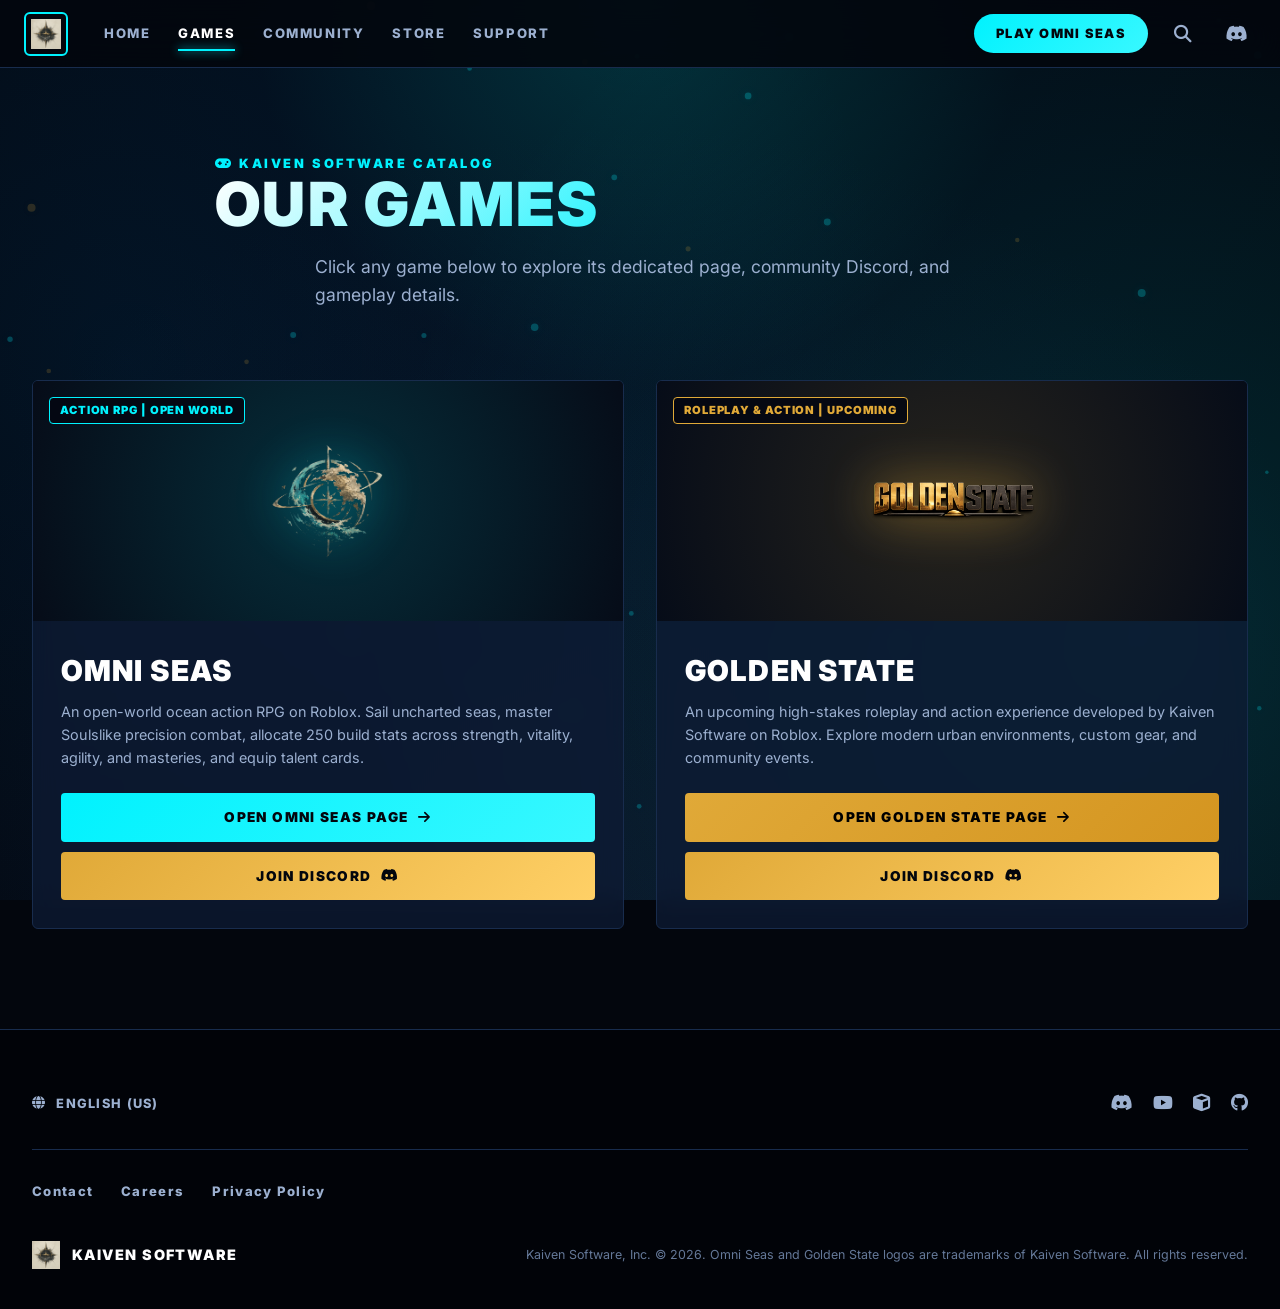
<file: games.html>
<!DOCTYPE html>
<!-- Build Version 3.0.0 - Cache Purged 2026-08-07T17:37:24.432Z -->
<html lang="en">
<head>
  <meta charset="UTF-8">
  <meta name="viewport" content="width=device-width, initial-scale=1.0">
  <title>Kaiven Software | Games Catalog</title>
  <meta name="description" content="Explore flagship games by Kaiven Software including Omni Seas and Golden State on Roblox.">
  
  <!-- Favicon -->
  <link rel="icon" href="assets/images/logo.png" type="image/png">

  <!-- Google Fonts: Inter & Orbitron -->
  <link rel="preconnect" href="https://fonts.googleapis.com">
  <link rel="preconnect" href="https://fonts.gstatic.com" crossorigin>
  <link href="https://fonts.googleapis.com/css2?family=Inter:wght@400;500;600;700;800;900&family=Orbitron:wght@700;800;900&display=swap" rel="stylesheet">

  <!-- FontAwesome Icons -->
  <link rel="stylesheet" href="https://cdnjs.cloudflare.com/ajax/libs/font-awesome/6.4.0/css/all.min.css">

  <link rel="stylesheet" href="style.css?v=3.1.0">
</head>
<body class="kaiven-site">

  <!-- Background Interactive Mesh & Canvas -->
  <canvas id="oceanCanvas"></canvas>
  <div class="rs-grid-overlay"></div>

  <!-- Top Navigation Bar (No BUILDER Link) -->
  <header class="rs-navbar" id="navbar">
    <div class="rs-nav-container">

      <!-- Left: Logo & Core Nav -->
      <div class="rs-nav-left">
        <a href="index.html" class="rs-logo-link" title="Kaiven Software Home">
          <div class="rs-logo-box glow-hover">
            <img src="assets/images/logo.png" alt="Logo" class="rs-logo-img">
          </div>
        </a>

        <nav class="rs-main-menu" id="mainMenu">
          <a href="index.html" class="rs-menu-item">HOME</a>
          <a href="games.html" class="rs-menu-item active">GAMES</a>
          <a href="https://www.roblox.com/communities/674886308/Kaiven-Software" target="_blank" class="rs-menu-item">COMMUNITY</a>
          <a href="store.html" class="rs-menu-item">STORE</a>
          <a href="index.html#support" class="rs-menu-item">SUPPORT</a>
        </nav>
      </div>

      <!-- Right: Utility Actions & Account -->
      <div class="rs-nav-right">
        <a href="https://www.roblox.com/games/127945167767729/Omni-Seas" target="_blank" class="rs-btn-launcher btn-shimmer">
          PLAY OMNI SEAS
        </a>
        <button class="rs-icon-btn" id="openSearchBtn" title="Search">
          <i class="fa-solid fa-magnifying-glass"></i>
        </button>
        <a href="https://discord.gg/ccWf2pxShW" target="_blank" class="rs-user-btn" title="Discord Community">
          <i class="fa-brands fa-discord"></i>
        </a>
        <button class="rs-hamburger-btn" id="mobileToggle" aria-label="Toggle Navigation">
          <i class="fa-solid fa-bars"></i>
        </button>
      </div>

    </div>
  </header>

  <!-- Hero Section -->
  <section class="rs-hero" style="min-height: 40vh; padding-top: 140px; padding-bottom: 40px;">
    <div class="rs-hero-backdrop"></div>
    <div class="rs-hero-gradient"></div>

    <div class="rs-hero-container container text-center">
      <div class="rs-hero-card" style="margin: 0 auto; max-width: 850px;">
        <span class="rs-hero-tag animate-slide-up"><i class="fa-solid fa-gamepad text-cyan"></i> KAIVEN SOFTWARE CATALOG</span>
        <h1 class="rs-hero-title animate-slide-up delay-1" style="font-size: clamp(2.2rem, 5vw, 3.8rem);">OUR GAMES</h1>
        <p class="rs-hero-desc animate-slide-up delay-2" style="margin: 0 auto; max-width: 650px;">Click any game below to explore its dedicated page, community Discord, and gameplay details.</p>
      </div>
    </div>
  </section>

  <!-- Games Showcase Section -->
  <section class="rs-newswire-section" style="padding-top: 20px; padding-bottom: 100px;">
    <div class="container">

      <div style="display: grid; grid-template-columns: repeat(auto-fit, minmax(360px, 1fr)); gap: 32px;">

        <!-- Game 1: Omni Seas -->
        <div class="rs-card glow-card" style="display: flex; flex-direction: column; overflow: hidden; height: 100%;">
          <a href="omni-seas.html" style="position: relative; height: 240px; overflow: hidden; background: #060c18; display: flex; align-items: center; justify-content: center; text-decoration: none;">
            <div style="position: absolute; inset: 0; background: radial-gradient(circle, rgba(0, 242, 254, 0.15) 0%, rgba(6, 12, 24, 0.95) 100%);"></div>
            <img src="assets/images/omniseas-logo.png" alt="Omni Seas" style="width: 140px; height: 140px; object-fit: contain; position: relative; z-index: 2; filter: drop-shadow(0 0 25px var(--rs-cyan-glow)); transition: transform 0.3s ease;">
            <span style="position: absolute; top: 16px; left: 16px; background: rgba(4, 7, 17, 0.85); border: 1px solid var(--rs-cyan); color: var(--rs-cyan); font-size: 0.7rem; font-weight: 900; padding: 4px 10px; border-radius: 4px; letter-spacing: 0.08em; z-index: 3;">ACTION RPG | OPEN WORLD</span>
          </a>

          <div style="padding: 28px; display: flex; flex-direction: column; flex-grow: 1;">
            <a href="omni-seas.html" style="text-decoration: none;">
              <h3 style="font-size: 1.8rem; font-weight: 900; color: #fff; letter-spacing: 0.04em; margin-bottom: 8px;">OMNI SEAS</h3>
            </a>
            <p style="color: var(--text-secondary); font-size: 0.9rem; line-height: 1.6; margin-bottom: 24px; flex-grow: 1;">An open-world ocean action RPG on Roblox. Sail uncharted seas, master Soulslike precision combat, allocate 250 build stats across strength, vitality, agility, and masteries, and equip talent cards.</p>

            <div style="display: flex; flex-direction: column; gap: 10px; margin-top: auto;">
              <a href="omni-seas.html" class="rs-btn-primary btn-shimmer" style="justify-content: center; width: 100%;">
                OPEN OMNI SEAS PAGE <i class="fa-solid fa-arrow-right"></i>
              </a>
              <a href="https://discord.gg/ccWf2pxShW" target="_blank" class="rs-btn-accent" style="justify-content: center; width: 100%;">
                JOIN DISCORD <i class="fa-brands fa-discord"></i>
              </a>
            </div>
          </div>
        </div>

        <!-- Game 2: Golden State -->
        <div class="rs-card glow-card" style="display: flex; flex-direction: column; overflow: hidden; height: 100%;">
          <a href="golden-state.html" style="position: relative; height: 240px; overflow: hidden; background: #060c18; display: flex; align-items: center; justify-content: center; text-decoration: none;">
            <div style="position: absolute; inset: 0; background: radial-gradient(circle, rgba(224, 169, 56, 0.15) 0%, rgba(6, 12, 24, 0.95) 100%);"></div>
            <img src="assets/images/golden-state-logo.png" alt="Golden State" style="max-width: 220px; max-height: 160px; width: auto; height: auto; object-fit: contain; position: relative; z-index: 2; filter: drop-shadow(0 0 25px var(--rs-gold-glow)); transition: transform 0.3s ease;">
            <span style="position: absolute; top: 16px; left: 16px; background: rgba(4, 7, 17, 0.85); border: 1px solid var(--rs-gold); color: var(--rs-gold); font-size: 0.7rem; font-weight: 900; padding: 4px 10px; border-radius: 4px; letter-spacing: 0.08em; z-index: 3;">ROLEPLAY & ACTION | UPCOMING</span>
          </a>

          <div style="padding: 28px; display: flex; flex-direction: column; flex-grow: 1;">
            <a href="golden-state.html" style="text-decoration: none;">
              <h3 style="font-size: 1.8rem; font-weight: 900; color: #fff; letter-spacing: 0.04em; margin-bottom: 8px;">GOLDEN STATE</h3>
            </a>
            <p style="color: var(--text-secondary); font-size: 0.9rem; line-height: 1.6; margin-bottom: 24px; flex-grow: 1;">An upcoming high-stakes roleplay and action experience developed by Kaiven Software on Roblox. Explore modern urban environments, custom gear, and community events.</p>

            <div style="display: flex; flex-direction: column; gap: 10px; margin-top: auto;">
              <a href="golden-state.html" class="rs-btn-primary btn-shimmer" style="justify-content: center; width: 100%; background: linear-gradient(135deg, var(--rs-gold) 0%, #d49520 100%); color: #000;">
                OPEN GOLDEN STATE PAGE <i class="fa-solid fa-arrow-right"></i>
              </a>
              <a href="https://discord.gg/ccWf2pxShW" target="_blank" class="rs-btn-accent" style="justify-content: center; width: 100%;">
                JOIN DISCORD <i class="fa-brands fa-discord"></i>
              </a>
            </div>
          </div>
        </div>

      </div>

    </div>
  </section>

  <!-- Universal Footer -->
  <footer class="rs-footer">
    <div class="container">

      <div class="rs-footer-top">
        <div class="rs-lang-selector">
          <i class="fa-solid fa-globe"></i> <span>ENGLISH (US)</span>
        </div>

        <div class="rs-footer-socials">
          <a href="https://discord.gg/ccWf2pxShW" target="_blank" title="Discord"><i class="fa-brands fa-discord"></i></a>
          <a href="https://www.youtube.com/@kaivensoftware" target="_blank" title="YouTube"><i class="fa-brands fa-youtube"></i></a>
          <a href="https://www.roblox.com/communities/674886308/Kaiven-Software" target="_blank" title="Roblox Group"><i class="fa-solid fa-cube"></i></a>
          <a href="https://github.com/kaivensoftware" target="_blank" title="GitHub"><i class="fa-brands fa-github"></i></a>
        </div>
      </div>

      <div class="rs-footer-links">
        <a href="index.html#support">Contact</a>
        <a href="https://www.roblox.com/communities/674886308/Kaiven-Software" target="_blank">Careers</a>
        <a href="#">Privacy Policy</a>
      </div>

      <div class="rs-footer-bottom">
        <div class="rs-footer-brand">
          <img src="assets/images/logo.png" alt="Logo" class="rs-footer-emblem">
          <span>KAIVEN SOFTWARE</span>
        </div>
        <p class="rs-copyright">Kaiven Software, Inc. © 2026. Omni Seas and Golden State logos are trademarks of Kaiven Software. All rights reserved.</p>
      </div>

    </div>
  </footer>

  <!-- Search Modal -->
  <div class="rs-search-overlay" id="searchModal">
    <div class="rs-search-container">
      <button class="rs-search-close" id="closeSearchBtn"><i class="fa-solid fa-xmark"></i></button>
      <div class="rs-search-box">
        <i class="fa-solid fa-magnifying-glass rs-search-icon"></i>
        <input type="text" id="searchInput" placeholder="SEARCH KAIVEN SOFTWARE & GAMES..." autofocus>
      </div>
      <div class="rs-search-results" id="searchResults">
        <div class="rs-search-quick">
          <span>QUICK LINKS:</span>
          <a href="games.html">Games Catalog</a>
          <a href="omni-seas.html">Omni Seas Page</a>
          <a href="golden-state.html">Golden State Page</a>
          <a href="https://discord.gg/ccWf2pxShW" target="_blank">Join Discord</a>
          <a href="store.html">Store Page</a>
        </div>
      </div>
    </div>
  </div>

  <script src="app.js?v=3.1.0"></script>
</body>
</html>
</file>
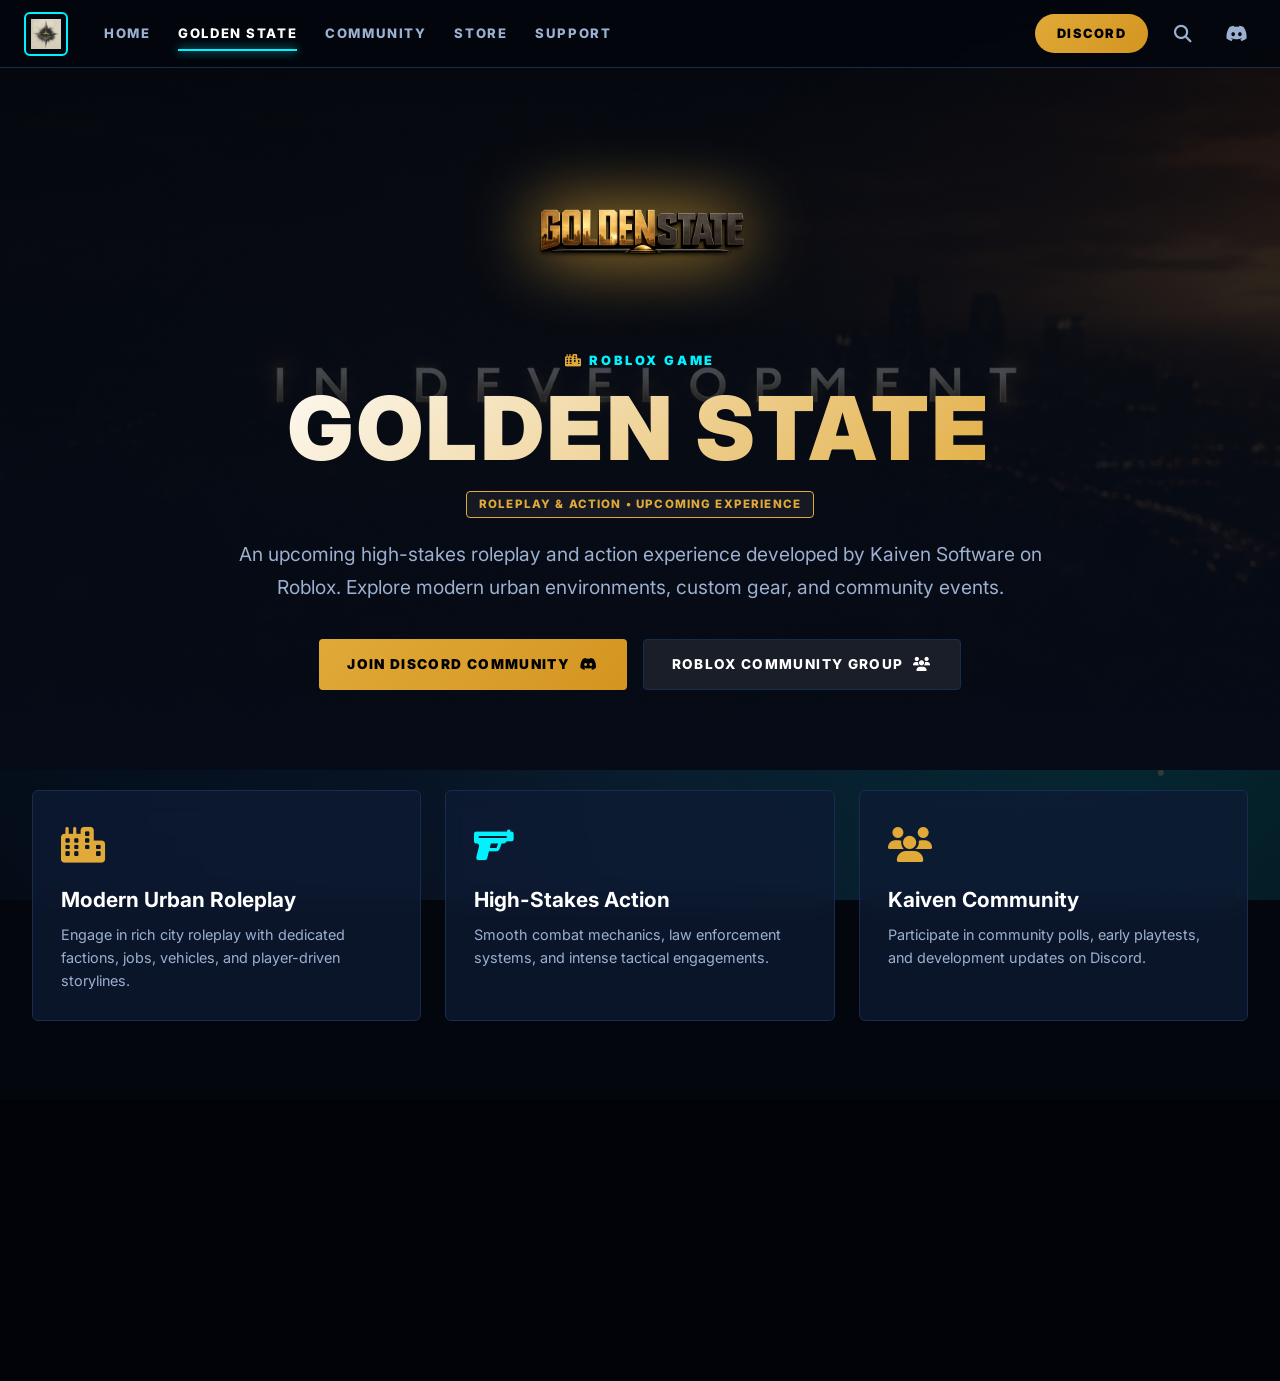
<file: golden-state.html>
<!DOCTYPE html>
<!-- Build Version 3.0.0 - Cache Purged 2026-08-07T17:37:24.434Z -->
<html lang="en">
<head>
  <meta charset="UTF-8">
  <meta name="viewport" content="width=device-width, initial-scale=1.0">
  <title>GOLDEN STATE | Kaiven Software</title>
  <meta name="description" content="Golden State is an upcoming action and roleplay experience on Roblox created by Kaiven Software. Join our Roblox community group or Discord server.">
  
  <!-- Favicon -->
  <link rel="icon" href="assets/images/logo.png" type="image/png">

  <!-- Google Fonts: Inter -->
  <link rel="preconnect" href="https://fonts.googleapis.com">
  <link rel="preconnect" href="https://fonts.gstatic.com" crossorigin>
  <link href="https://fonts.googleapis.com/css2?family=Inter:wght@400;500;600;700;800;900&display=swap" rel="stylesheet">

  <!-- FontAwesome Icons -->
  <link rel="stylesheet" href="https://cdnjs.cloudflare.com/ajax/libs/font-awesome/6.4.0/css/all.min.css">

  <link rel="stylesheet" href="style.css?v=3.1.0">
</head>
<body class="kaiven-site">

  <!-- Background Canvas -->
  <canvas id="oceanCanvas"></canvas>
  <div class="rs-grid-overlay"></div>

  <!-- Header -->
  <header class="rs-navbar" id="navbar">
    <div class="rs-nav-container">

      <!-- Left: Logo & Core Nav -->
      <div class="rs-nav-left">
        <a href="index.html" class="rs-logo-link" title="Kaiven Software Home">
          <div class="rs-logo-box glow-hover">
            <img src="assets/images/logo.png" alt="Logo" class="rs-logo-img">
          </div>
        </a>

        <nav class="rs-main-menu" id="mainMenu">
          <a href="index.html" class="rs-menu-item">HOME</a>
          <a href="golden-state.html" class="rs-menu-item active">GOLDEN STATE</a>
          <a href="https://www.roblox.com/communities/674886308/Kaiven-Software" target="_blank" class="rs-menu-item">COMMUNITY</a>
          <a href="store.html" class="rs-menu-item">STORE</a>
          <a href="index.html#support" class="rs-menu-item">SUPPORT</a>
        </nav>
      </div>

      <!-- Right: Utility Actions & Account -->
      <div class="rs-nav-right">
        <a href="https://discord.gg/ccWf2pxShW" target="_blank" class="rs-btn-launcher btn-shimmer" style="background: linear-gradient(135deg, var(--rs-gold) 0%, #d49520 100%); color: #000;">
          DISCORD
        </a>
        <button class="rs-icon-btn" id="openSearchBtn" title="Search">
          <i class="fa-solid fa-magnifying-glass"></i>
        </button>
        <a href="https://discord.gg/ccWf2pxShW" target="_blank" class="rs-user-btn" title="Discord Community">
          <i class="fa-brands fa-discord"></i>
        </a>
        <button class="rs-hamburger-btn" id="mobileToggle" aria-label="Toggle Navigation">
          <i class="fa-solid fa-bars"></i>
        </button>
      </div>

    </div>
  </header>

  <!-- Hero Section -->
  <section class="rs-hero" id="overview" style="min-height: calc(100vh - 180px); display: flex; align-items: center; position: relative; overflow: hidden; background: linear-gradient(180deg, rgba(6, 12, 24, 0.55) 0%, rgba(6, 12, 24, 0.95) 100%), url('assets/images/golden-state-bg.png?v=3.1.0') no-repeat center center / cover !important;">

    <div class="rs-hero-container container">
      <div class="rs-hero-card" style="max-width: 850px; margin: 0 auto; text-align: center;">
        <div class="hero-logo-wrapper" style="margin-bottom: 24px; display: inline-flex; align-items: center; justify-content: center;">
          <img src="assets/images/golden-state-logo.png" alt="Golden State Logo" style="max-width: 280px; max-height: 220px; width: auto; height: auto; object-fit: contain; filter: drop-shadow(0 0 35px var(--rs-gold));">
        </div>

        <div class="rs-hero-tag"><i class="fa-solid fa-city text-gold"></i> ROBLOX GAME</div>
        <h1 class="rs-hero-title" style="font-size: clamp(3rem, 7vw, 5.5rem); background: linear-gradient(135deg, #ffffff 0%, var(--rs-gold) 100%); -webkit-background-clip: text; -webkit-text-fill-color: transparent;">GOLDEN STATE</h1>
        <p class="rs-platform-tag" style="display: inline-block; margin-bottom: 20px; color: var(--rs-gold); border-color: var(--rs-gold);">ROLEPLAY & ACTION • UPCOMING EXPERIENCE</p>

        <p class="rs-hero-desc" style="font-size: 1.2rem; line-height: 1.7; margin-bottom: 36px;">
          An upcoming high-stakes roleplay and action experience developed by Kaiven Software on Roblox. Explore modern urban environments, custom gear, and community events.
        </p>

        <div class="rs-hero-buttons" style="justify-content: center;">
          <a href="https://discord.gg/ccWf2pxShW" target="_blank" class="rs-btn-primary btn-shimmer" style="background: linear-gradient(135deg, var(--rs-gold) 0%, #d49520 100%); color: #000;">
            JOIN DISCORD COMMUNITY <i class="fa-brands fa-discord"></i>
          </a>
          <a href="https://www.roblox.com/communities/674886308/Kaiven-Software" target="_blank" class="rs-btn-secondary">
            ROBLOX COMMUNITY GROUP <i class="fa-solid fa-users"></i>
          </a>
        </div>
      </div>
    </div>
  </section>

  <!-- Overview Cards -->
  <section class="rs-newswire-section" style="padding-top: 20px; padding-bottom: 80px;">
    <div class="container">
      <div style="display: grid; grid-template-columns: repeat(auto-fit, minmax(280px, 1fr)); gap: 24px;">
        
        <div class="rs-card glow-card" style="padding: 28px;">
          <div style="font-size: 2.2rem; color: var(--rs-gold); margin-bottom: 12px;"><i class="fa-solid fa-city"></i></div>
          <h3 style="font-size: 1.3rem; color: #fff; margin-bottom: 8px;">Modern Urban Roleplay</h3>
          <p style="color: var(--text-secondary); font-size: 0.9rem; line-height: 1.6;">Engage in rich city roleplay with dedicated factions, jobs, vehicles, and player-driven storylines.</p>
        </div>

        <div class="rs-card glow-card" style="padding: 28px;">
          <div style="font-size: 2.2rem; color: var(--rs-cyan); margin-bottom: 12px;"><i class="fa-solid fa-gun"></i></div>
          <h3 style="font-size: 1.3rem; color: #fff; margin-bottom: 8px;">High-Stakes Action</h3>
          <p style="color: var(--text-secondary); font-size: 0.9rem; line-height: 1.6;">Smooth combat mechanics, law enforcement systems, and intense tactical engagements.</p>
        </div>

        <div class="rs-card glow-card" style="padding: 28px;">
          <div style="font-size: 2.2rem; color: var(--rs-gold); margin-bottom: 12px;"><i class="fa-solid fa-users"></i></div>
          <h3 style="font-size: 1.3rem; color: #fff; margin-bottom: 8px;">Kaiven Community</h3>
          <p style="color: var(--text-secondary); font-size: 0.9rem; line-height: 1.6;">Participate in community polls, early playtests, and development updates on Discord.</p>
        </div>

      </div>
    </div>
  </section>

  <!-- Universal Footer -->
  <footer class="rs-footer">
    <div class="container">

      <div class="rs-footer-top">
        <div class="rs-lang-selector">
          <i class="fa-solid fa-globe"></i> <span>ENGLISH (US)</span>
        </div>

        <div class="rs-footer-socials">
          <a href="https://discord.gg/ccWf2pxShW" target="_blank" title="Discord"><i class="fa-brands fa-discord"></i></a>
          <a href="https://www.youtube.com/@kaivensoftware" target="_blank" title="YouTube"><i class="fa-brands fa-youtube"></i></a>
          <a href="https://www.roblox.com/communities/674886308/Kaiven-Software" target="_blank" title="Roblox Group"><i class="fa-solid fa-cube"></i></a>
          <a href="https://github.com/kaivensoftware" target="_blank" title="GitHub"><i class="fa-brands fa-github"></i></a>
        </div>
      </div>

      <div class="rs-footer-links">
        <a href="index.html#support">Contact</a>
        <a href="https://www.roblox.com/communities/674886308/Kaiven-Software" target="_blank">Careers</a>
        <a href="#">Privacy Policy</a>
      </div>

      <div class="rs-footer-bottom">
        <div class="rs-footer-brand">
          <img src="assets/images/logo.png" alt="Logo" class="rs-footer-emblem">
          <span>KAIVEN SOFTWARE</span>
        </div>
        <p class="rs-copyright">Kaiven Software, Inc. © 2026. Omni Seas and Golden State are trademarks of Kaiven Software. All rights reserved.</p>
      </div>

    </div>
  </footer>

  <!-- Search Modal -->
  <div class="rs-search-overlay" id="searchModal">
    <div class="rs-search-container">
      <button class="rs-search-close" id="closeSearchBtn"><i class="fa-solid fa-xmark"></i></button>
      <div class="rs-search-box">
        <i class="fa-solid fa-magnifying-glass rs-search-icon"></i>
        <input type="text" id="searchInput" placeholder="SEARCH KAIVEN SOFTWARE & GAMES..." autofocus>
      </div>
      <div class="rs-search-results" id="searchResults">
        <div class="rs-search-quick">
          <span>QUICK LINKS:</span>
          <a href="games.html">Games Catalog</a>
          <a href="omni-seas.html">Omni Seas Page</a>
          <a href="golden-state.html">Golden State Page</a>
          <a href="https://discord.gg/ccWf2pxShW" target="_blank">Join Discord</a>
          <a href="store.html">Store Page</a>
        </div>
      </div>
    </div>
  </div>

  <script src="app.js?v=3.1.0"></script>
</body>
</html>
</file>
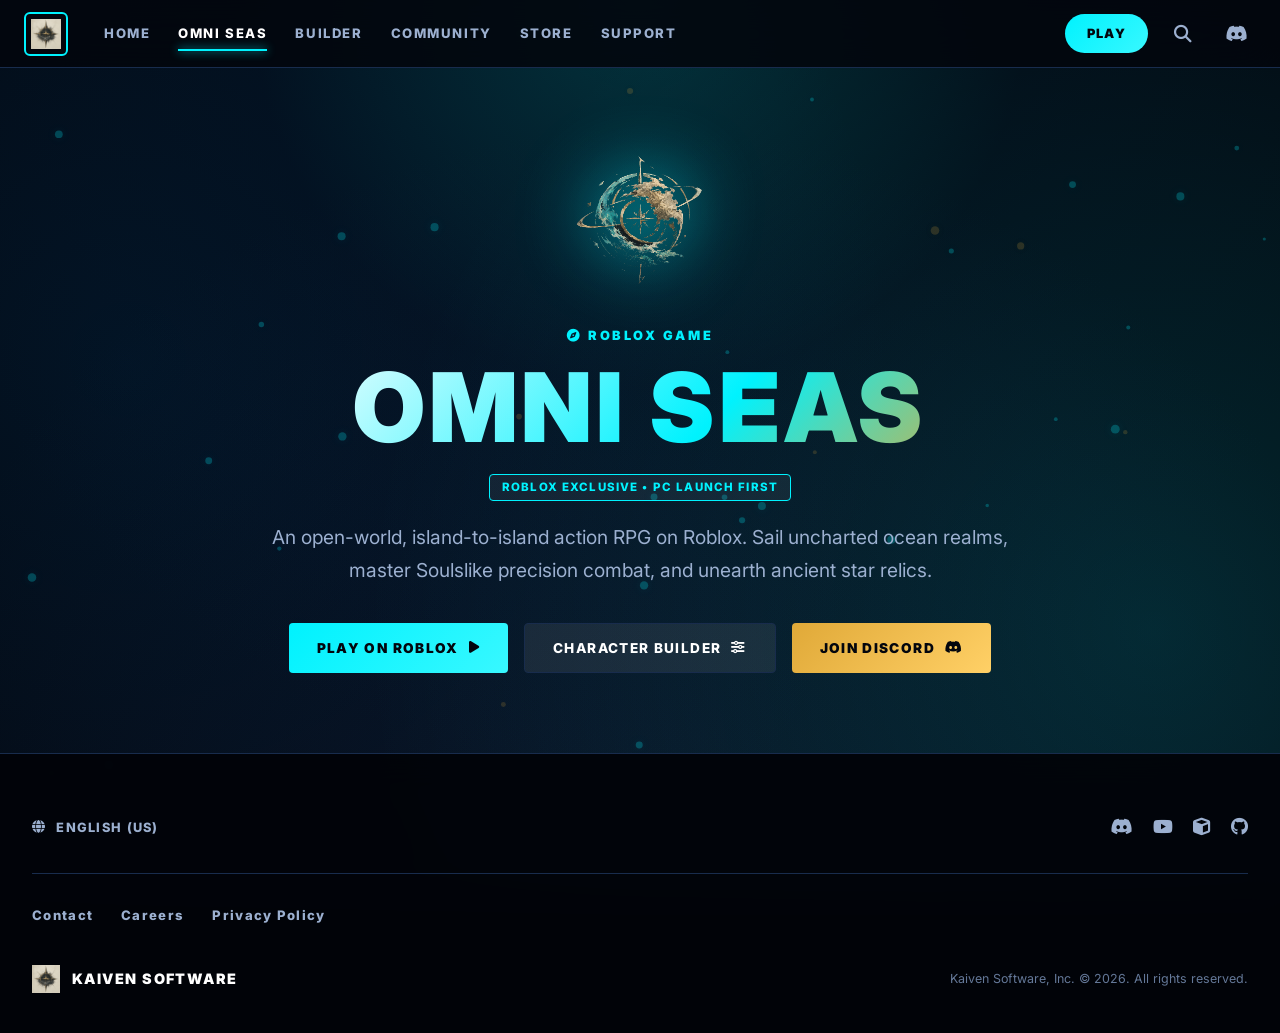
<file: omni-seas.html>
<!DOCTYPE html>
<!-- Build Version 3.0.0 - Cache Purged 2026-08-07T17:37:24.433Z -->
<html lang="en">
<head>
  <meta charset="UTF-8">
  <meta name="viewport" content="width=device-width, initial-scale=1.0">
  <title>OMNI SEAS | Kaiven Software</title>
  <meta name="description" content="Omni Seas is an open-world oceanic fantasy action RPG on Roblox created by Kaiven Software. Play on Roblox or join our Discord community.">
  
  <!-- Favicon -->
  <link rel="icon" href="assets/images/omniseas-logo.png" type="image/png">

  <!-- Google Fonts: Inter -->
  <link rel="preconnect" href="https://fonts.googleapis.com">
  <link rel="preconnect" href="https://fonts.gstatic.com" crossorigin>
  <link href="https://fonts.googleapis.com/css2?family=Inter:wght@400;500;600;700;800;900&display=swap" rel="stylesheet">

  <!-- FontAwesome Icons -->
  <link rel="stylesheet" href="https://cdnjs.cloudflare.com/ajax/libs/font-awesome/6.4.0/css/all.min.css">

  <link rel="stylesheet" href="style.css">
</head>
<body class="kaiven-site">

  <!-- Background Canvas -->
  <canvas id="oceanCanvas"></canvas>
  <div class="rs-grid-overlay"></div>

  <!-- Header -->
  <header class="rs-navbar" id="navbar">
    <div class="rs-nav-container">

      <!-- Left: Logo & Core Nav -->
      <div class="rs-nav-left">
        <a href="index.html" class="rs-logo-link" title="Kaiven Software Home">
          <div class="rs-logo-box glow-hover">
            <img src="assets/images/logo.png" alt="Logo" class="rs-logo-img">
          </div>
        </a>

        <nav class="rs-main-menu" id="mainMenu">
          <a href="index.html" class="rs-menu-item">HOME</a>
          <a href="omni-seas.html" class="rs-menu-item active">OMNI SEAS</a>
          <a href="builder.html" class="rs-menu-item">BUILDER</a>
          <a href="https://www.roblox.com/communities/674886308/Kaiven-Software" target="_blank" class="rs-menu-item">COMMUNITY</a>
          <a href="store.html" class="rs-menu-item">STORE</a>
          <a href="index.html#support" class="rs-menu-item">SUPPORT</a>
        </nav>
      </div>

      <!-- Right: Utility Actions & Account -->
      <div class="rs-nav-right">
        <a href="https://www.roblox.com/games/127945167767729/Omni-Seas" target="_blank" class="rs-btn-launcher btn-shimmer">
          PLAY
        </a>
        <button class="rs-icon-btn" id="openSearchBtn" title="Search">
          <i class="fa-solid fa-magnifying-glass"></i>
        </button>
        <a href="https://discord.gg/ccWf2pxShW" target="_blank" class="rs-user-btn" title="Discord Community">
          <i class="fa-brands fa-discord"></i>
        </a>
        <button class="rs-hamburger-btn" id="mobileToggle" aria-label="Toggle Navigation">
          <i class="fa-solid fa-bars"></i>
        </button>
      </div>

    </div>
  </header>

  <!-- Hero Section -->
  <section class="rs-hero" id="overview" style="min-height: calc(100vh - 180px); display: flex; align-items: center;">
    <div class="rs-hero-backdrop"></div>
    <div class="rs-hero-gradient"></div>

    <div class="rs-hero-container container">
      <div class="rs-hero-card" style="max-width: 750px; margin: 0 auto; text-align: center;">
        <div class="hero-logo-wrapper" style="margin-bottom: 20px;">
          <img src="assets/images/omniseas-logo.png" alt="Omni Seas Logo" style="width: 160px; height: 160px; object-fit: contain; filter: drop-shadow(0 0 35px var(--rs-cyan));">
        </div>

        <div class="rs-hero-tag"><i class="fa-solid fa-compass text-cyan"></i> ROBLOX GAME</div>
        <h1 class="rs-hero-title" style="font-size: clamp(3.5rem, 8vw, 6rem);">OMNI SEAS</h1>
        <p class="rs-platform-tag" style="display: inline-block; margin-bottom: 20px; color: var(--rs-cyan); border-color: var(--rs-cyan);">ROBLOX EXCLUSIVE • PC LAUNCH FIRST</p>

        <p class="rs-hero-desc" style="font-size: 1.2rem; line-height: 1.7; margin-bottom: 36px;">
          An open-world, island-to-island action RPG on Roblox. Sail uncharted ocean realms, master Soulslike precision combat, and unearth ancient star relics.
        </p>

        <div class="rs-hero-buttons" style="justify-content: center;">
          <a href="https://www.roblox.com/games/127945167767729/Omni-Seas" target="_blank" class="rs-btn-primary btn-shimmer">
            PLAY ON ROBLOX <i class="fa-solid fa-play"></i>
          </a>
          <a href="builder.html" class="rs-btn-secondary">
            CHARACTER BUILDER <i class="fa-solid fa-sliders"></i>
          </a>
          <a href="https://discord.gg/ccWf2pxShW" target="_blank" class="rs-btn-accent">
            JOIN DISCORD <i class="fa-brands fa-discord"></i>
          </a>
        </div>
      </div>
    </div>
  </section>

  <!-- Footer -->
  <footer class="rs-footer">
    <div class="container">
      <div class="rs-footer-top">
        <div class="rs-lang-selector">
          <i class="fa-solid fa-globe"></i> <span>ENGLISH (US)</span>
        </div>
        <div class="rs-footer-socials">
          <a href="https://discord.gg/ccWf2pxShW" target="_blank" title="Discord"><i class="fa-brands fa-discord"></i></a>
          <a href="https://www.youtube.com/@kaivensoftware" target="_blank" title="YouTube"><i class="fa-brands fa-youtube"></i></a>
          <a href="https://www.roblox.com/communities/674886308/Kaiven-Software" target="_blank" title="Roblox"><i class="fa-solid fa-cube"></i></a>
          <a href="https://github.com/kaivensoftware" target="_blank" title="GitHub"><i class="fa-brands fa-github"></i></a>
        </div>
      </div>

      <div class="rs-footer-links">
        <a href="index.html#support">Contact</a>
        <a href="https://www.roblox.com/communities/674886308/Kaiven-Software" target="_blank">Careers</a>
        <a href="#">Privacy Policy</a>
      </div>

      <div class="rs-footer-bottom">
        <div class="rs-footer-brand">
          <img src="assets/images/logo.png" alt="Logo" class="rs-footer-emblem">
          <span>KAIVEN SOFTWARE</span>
        </div>
        <p class="rs-copyright">Kaiven Software, Inc. © 2026. All rights reserved.</p>
      </div>
    </div>
  </footer>

  <!-- Search Modal -->
  <div class="rs-search-overlay" id="searchModal">
    <div class="rs-search-container">
      <button class="rs-search-close" id="closeSearchBtn"><i class="fa-solid fa-xmark"></i></button>
      <div class="rs-search-box">
        <i class="fa-solid fa-magnifying-glass rs-search-icon"></i>
        <input type="text" id="searchInput" placeholder="SEARCH KAIVEN SOFTWARE & GAMES..." autofocus>
      </div>
      <div class="rs-search-results" id="searchResults">
        <div class="rs-search-quick">
          <span>QUICK LINKS:</span>
          <a href="builder.html">Character Builder</a>
          <a href="https://discord.gg/ccWf2pxShW" target="_blank">Join Discord</a>
          <a href="https://www.youtube.com/@kaivensoftware" target="_blank">YouTube Channel</a>
          <a href="store.html">Store Page</a>
          <a href="https://www.roblox.com/games/127945167767729/Omni-Seas" target="_blank">Play Omni Seas</a>
        </div>
      </div>
    </div>
  </div>

  <script src="app.js"></script>
</body>
</html>
</file>
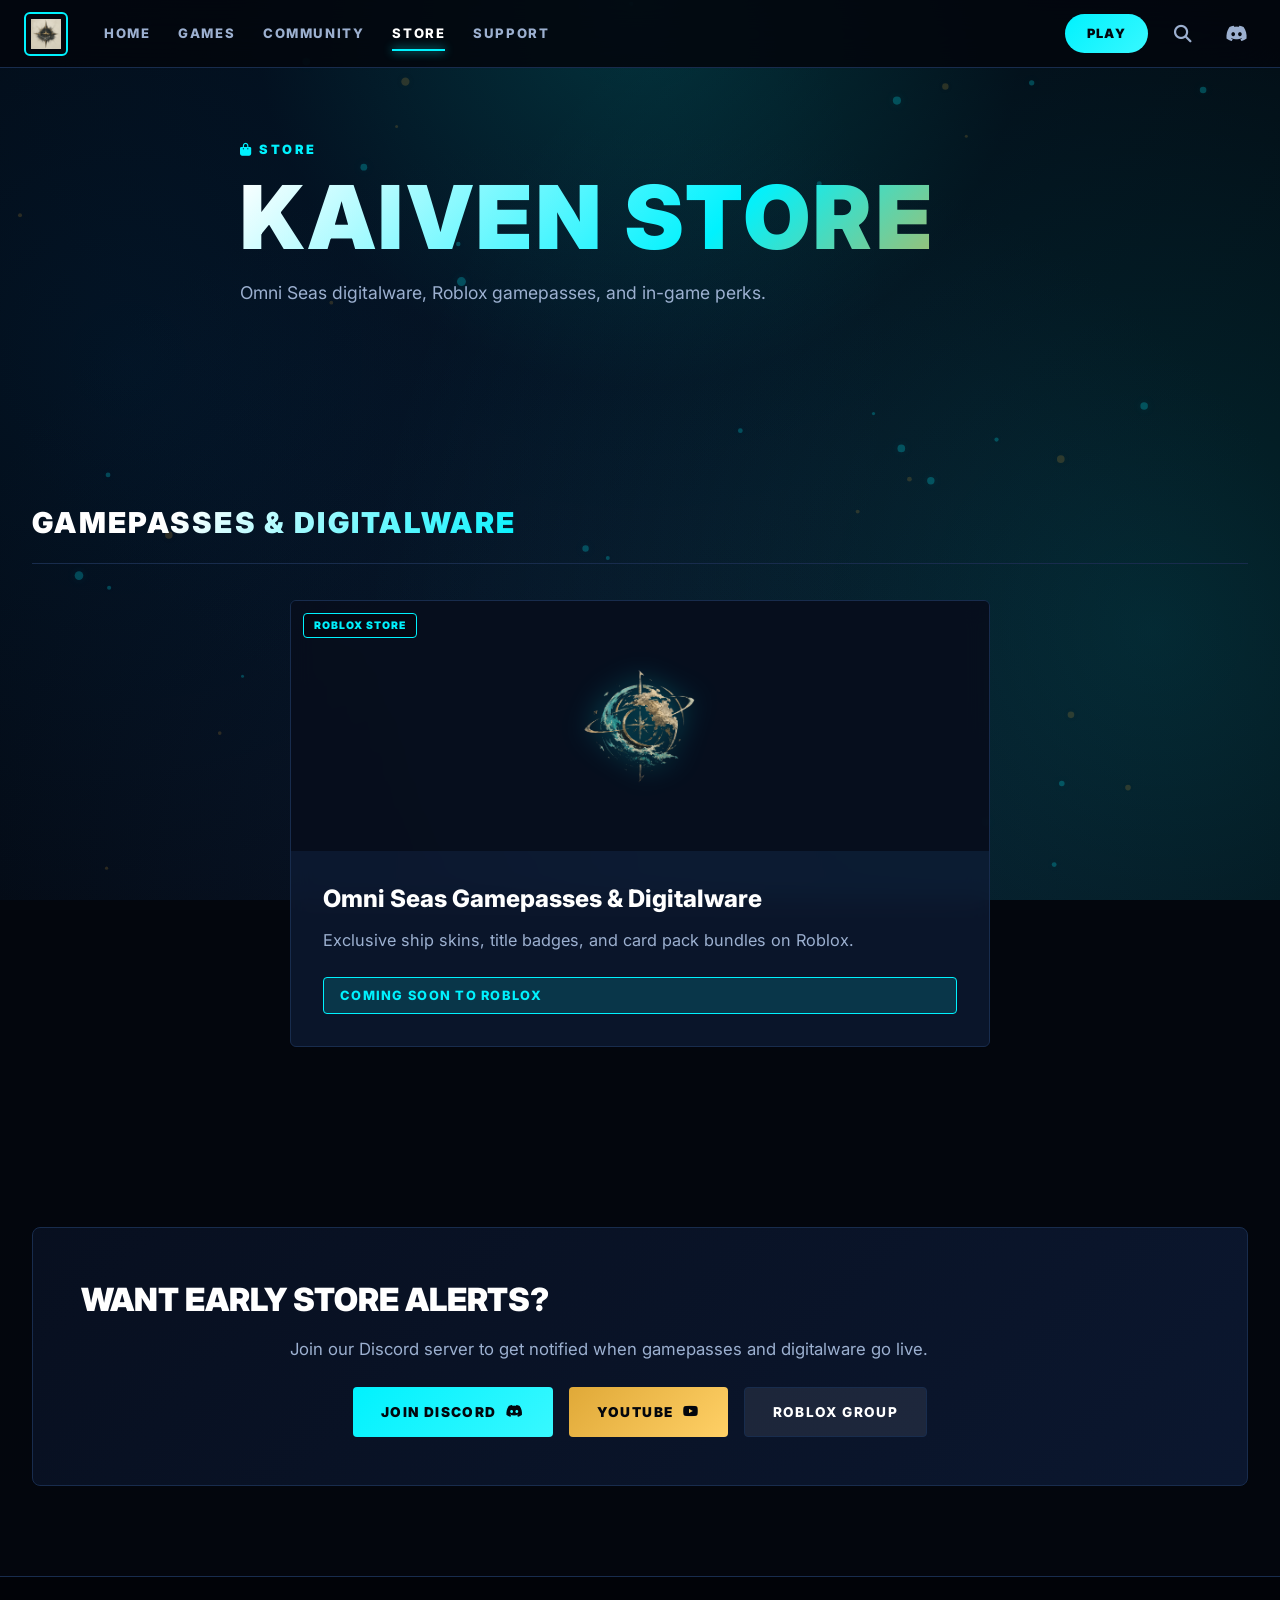
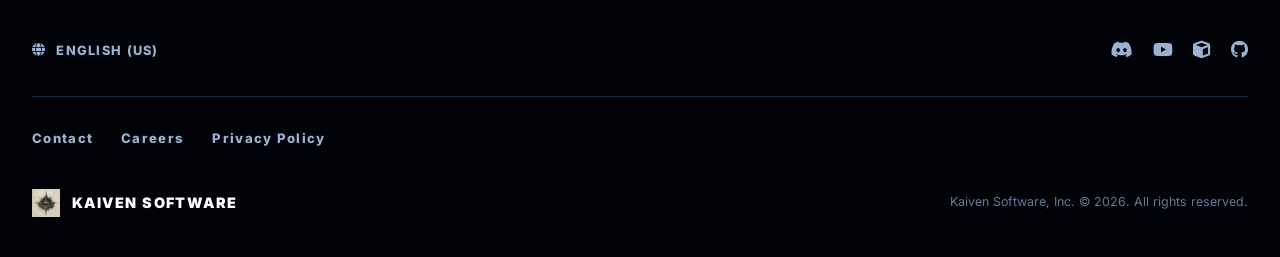
<file: store.html>
<!DOCTYPE html>
<!-- Build Version 3.0.0 - Cache Purged 2026-08-07T17:37:24.435Z -->
<html lang="en">
<head>
  <meta charset="UTF-8">
  <meta name="viewport" content="width=device-width, initial-scale=1.0">
  <title>Kaiven Software Store | Gamepasses & Digitalware</title>
  <meta name="description" content="Kaiven Software Store. Purchase Omni Seas Roblox gamepasses, digitalware, and exclusive perks.">
  
  <!-- Favicon -->
  <link rel="icon" href="assets/images/logo.png" type="image/png">

  <!-- Google Fonts: Inter & Orbitron -->
  <link rel="preconnect" href="https://fonts.googleapis.com">
  <link rel="preconnect" href="https://fonts.gstatic.com" crossorigin>
  <link href="https://fonts.googleapis.com/css2?family=Inter:wght@400;500;600;700;800;900&family=Orbitron:wght@700;800;900&display=swap" rel="stylesheet">

  <!-- FontAwesome Icons -->
  <link rel="stylesheet" href="https://cdnjs.cloudflare.com/ajax/libs/font-awesome/6.4.0/css/all.min.css">

  <link rel="stylesheet" href="style.css">
</head>
<body class="kaiven-site">

  <!-- Background Interactive Mesh & Canvas -->
  <canvas id="oceanCanvas"></canvas>
  <div class="rs-grid-overlay"></div>

  <!-- Top Navigation Bar -->
  <header class="rs-navbar" id="navbar">
    <div class="rs-nav-container">

      <!-- Left: Logo & Core Nav -->
      <div class="rs-nav-left">
        <a href="index.html" class="rs-logo-link" title="Kaiven Software Home">
          <div class="rs-logo-box glow-hover">
            <img src="assets/images/logo.png" alt="Logo" class="rs-logo-img">
          </div>
        </a>

        <nav class="rs-main-menu" id="mainMenu">
          <a href="index.html" class="rs-menu-item">HOME</a>
          <a href="games.html" class="rs-menu-item">GAMES</a>
          <a href="https://www.roblox.com/communities/674886308/Kaiven-Software" target="_blank" class="rs-menu-item">COMMUNITY</a>
          <a href="store.html" class="rs-menu-item active">STORE</a>
          <a href="index.html#support" class="rs-menu-item">SUPPORT</a>
        </nav>
      </div>

      <!-- Right: Utility Actions & Account -->
      <div class="rs-nav-right">
        <a href="https://www.roblox.com/games/127945167767729/Omni-Seas" target="_blank" class="rs-btn-launcher btn-shimmer">
          PLAY
        </a>
        <button class="rs-icon-btn" id="openSearchBtn" title="Search">
          <i class="fa-solid fa-magnifying-glass"></i>
        </button>
        <a href="https://discord.gg/ccWf2pxShW" target="_blank" class="rs-user-btn" title="Discord Community">
          <i class="fa-brands fa-discord"></i>
        </a>
        <button class="rs-hamburger-btn" id="mobileToggle" aria-label="Toggle Navigation">
          <i class="fa-solid fa-bars"></i>
        </button>
      </div>

    </div>
  </header>

  <!-- Store Hero Banner -->
  <section class="rs-hero" style="min-height: 45vh; padding-top: 140px;">
    <div class="rs-hero-backdrop"></div>
    <div class="rs-hero-gradient"></div>

    <div class="rs-hero-container container text-center">
      <div class="rs-hero-card" style="margin: 0 auto; max-width: 800px;">
        <div class="rs-hero-tag animate-slide-up"><i class="fa-solid fa-bag-shopping text-cyan"></i> STORE</div>
        <h1 class="rs-hero-title animate-slide-up delay-1">KAIVEN STORE</h1>
        <p class="rs-hero-desc animate-slide-up delay-2">Omni Seas digitalware, Roblox gamepasses, and in-game perks.</p>
      </div>
    </div>
  </section>

  <!-- Store Showcase Section -->
  <section class="rs-newswire-section reveal-on-scroll">
    <div class="container">

      <div class="rs-section-header">
        <h2 class="rs-section-title">GAMEPASSES & DIGITALWARE</h2>
      </div>

      <div style="max-width: 700px; margin: 0 auto;">

        <!-- Digitalware & Gamepasses Card -->
        <article class="rs-card tilt-card">
          <div class="rs-card-link">
            <div class="rs-card-thumb" style="height: 250px;">
              <img src="assets/images/omniseas-logo.png" alt="Digitalware & Gamepasses" class="rs-card-img" style="max-width: 140px; max-height: 140px;">
              <span class="rs-card-category">ROBLOX STORE</span>
            </div>
            <div class="rs-card-body text-center" style="padding: 32px;">
              <h3 class="rs-card-title" style="font-size: 1.5rem;">Omni Seas Gamepasses & Digitalware</h3>
              <p class="rs-card-excerpt" style="margin-bottom: 24px; font-size: 1.02rem;">Exclusive ship skins, title badges, and card pack bundles on Roblox.</p>
              <span class="rs-platform-tag" style="background: rgba(0, 242, 254, 0.15); border-color: var(--rs-cyan); color: var(--rs-cyan); padding: 8px 16px; font-size: 0.8rem;">COMING SOON TO ROBLOX</span>
            </div>
          </div>
        </article>

      </div>
    </div>
  </section>

  <!-- Discord & Community Banner -->
  <section class="rs-promo-banner reveal-on-scroll">
    <div class="container">
      <div class="rs-promo-card glow-card text-center">
        <h2 class="rs-promo-title">WANT EARLY STORE ALERTS?</h2>
        <p class="rs-promo-text" style="margin: 0 auto 24px;">Join our Discord server to get notified when gamepasses and digitalware go live.</p>

        <div style="display: flex; gap: 16px; justify-content: center; flex-wrap: wrap;">
          <a href="https://discord.gg/ccWf2pxShW" target="_blank" class="rs-btn-primary btn-shimmer">
            JOIN DISCORD <i class="fa-brands fa-discord"></i>
          </a>
          <a href="https://www.youtube.com/@kaivensoftware" target="_blank" class="rs-btn-accent">
            YOUTUBE <i class="fa-brands fa-youtube"></i>
          </a>
          <a href="https://www.roblox.com/communities/674886308/Kaiven-Software" target="_blank" class="rs-btn-secondary">
            ROBLOX GROUP
          </a>
        </div>
      </div>
    </div>
  </section>

  <!-- Footer -->
  <footer class="rs-footer">
    <div class="container">
      <div class="rs-footer-top">
        <div class="rs-lang-selector">
          <i class="fa-solid fa-globe"></i> <span>ENGLISH (US)</span>
        </div>
        <div class="rs-footer-socials">
          <a href="https://discord.gg/ccWf2pxShW" target="_blank" title="Discord"><i class="fa-brands fa-discord"></i></a>
          <a href="https://www.youtube.com/@kaivensoftware" target="_blank" title="YouTube"><i class="fa-brands fa-youtube"></i></a>
          <a href="https://www.roblox.com/communities/674886308/Kaiven-Software" target="_blank" title="Roblox"><i class="fa-solid fa-cube"></i></a>
          <a href="https://github.com/kaivensoftware" target="_blank" title="GitHub"><i class="fa-brands fa-github"></i></a>
        </div>
      </div>

      <div class="rs-footer-links">
        <a href="index.html#support">Contact</a>
        <a href="https://www.roblox.com/communities/674886308/Kaiven-Software" target="_blank">Careers</a>
        <a href="#">Privacy Policy</a>
      </div>

      <div class="rs-footer-bottom">
        <div class="rs-footer-brand">
          <img src="assets/images/logo.png" alt="Logo" class="rs-footer-emblem">
          <span>KAIVEN SOFTWARE</span>
        </div>
        <p class="rs-copyright">Kaiven Software, Inc. © 2026. All rights reserved.</p>
      </div>
    </div>
  </footer>

  <!-- Search Modal -->
  <div class="rs-search-overlay" id="searchModal">
    <div class="rs-search-container">
      <button class="rs-search-close" id="closeSearchBtn"><i class="fa-solid fa-xmark"></i></button>
      <div class="rs-search-box">
        <i class="fa-solid fa-magnifying-glass rs-search-icon"></i>
        <input type="text" id="searchInput" placeholder="SEARCH KAIVEN SOFTWARE & GAMES..." autofocus>
      </div>
      <div class="rs-search-results" id="searchResults">
        <div class="rs-search-quick">
          <span>QUICK LINKS:</span>
          <a href="https://discord.gg/ccWf2pxShW" target="_blank">Join Discord</a>
          <a href="https://www.youtube.com/@kaivensoftware" target="_blank">YouTube Channel</a>
          <a href="store.html">Store Page</a>
          <a href="https://www.roblox.com/games/127945167767729/Omni-Seas" target="_blank">Play Omni Seas</a>
        </div>
      </div>
    </div>
  </footer>

  <script src="app.js"></script>
</body>
</html>
</file>
<file: style.css>
/* ==========================================================================
   KAIVEN SOFTWARE - SEAMLESS CONTINUOUS BACKGROUND GRADIENT
   Palette: Deep Abyssal Black (#03060d), Dark Slate Grey (#0b1220), 
            Omni Seas Abyssal Blue & Electric Cyan (#002844 -> #00f2fe)
   ========================================================================== */

:root {
  --rs-black: #03060d;
  --rs-dark-1: #070d18;
  --rs-dark-2: #0e1b34;
  --rs-card-bg: rgba(14, 27, 52, 0.75);
  --rs-border: #182c4d;
  --rs-border-hover: #00f2fe;
  
  --rs-cyan: #00f2fe;
  --rs-cyan-bright: #38f8ff;
  --rs-cyan-glow: rgba(0, 242, 254, 0.45);
  
  --rs-gold: #e0a938;
  --rs-gold-bright: #ffd066;
  --rs-gold-glow: rgba(224, 169, 56, 0.45);
  
  --text-primary: #ffffff;
  --text-secondary: #9cb0d0;
  --text-muted: #647898;
  
  --font-sans: 'Inter', -apple-system, BlinkMacSystemFont, "Segoe UI", Roboto, sans-serif;
  
  --transition-fast: 0.2s cubic-bezier(0.16, 1, 0.3, 1);
  --transition-normal: 0.4s cubic-bezier(0.16, 1, 0.3, 1);
  --transition-slow: 0.8s cubic-bezier(0.16, 1, 0.3, 1);
}

/* Base Reset */
*, *::before, *::after {
  box-sizing: border-box;
  margin: 0;
  padding: 0;
}

html {
  scroll-behavior: smooth;
  font-size: 16px;
  background-color: var(--rs-black);
  color: var(--text-primary);
  font-family: var(--font-sans);
  overflow-x: hidden;
}

/* 100% Seamless Continuous Body Background (No Section Seams / Hard Lines) */
body.kaiven-site {
  background-color: #03060d;
  background-image: 
    radial-gradient(circle at 50% 0%, rgba(0, 242, 254, 0.18) 0%, rgba(0, 40, 75, 0.12) 35%, transparent 70%),
    radial-gradient(circle at 10% 40%, rgba(0, 80, 140, 0.18) 0%, transparent 60%),
    radial-gradient(circle at 90% 70%, rgba(0, 242, 254, 0.14) 0%, transparent 60%),
    radial-gradient(circle at 50% 100%, rgba(14, 27, 52, 0.6) 0%, transparent 70%);
  background-attachment: fixed;
  color: var(--text-primary);
  line-height: 1.5;
  min-height: 100vh;
  -webkit-font-smoothing: antialiased;
  position: relative;
}

/* Canvas Overlay for Soft Floating Embers */
#oceanCanvas {
  position: fixed;
  top: 0;
  left: 0;
  width: 100%;
  height: 100%;
  pointer-events: none;
  z-index: 0;
  opacity: 0.6;
}

/* Grid Overlay Removed */
.rs-grid-overlay {
  display: none !important;
}

/* Scrollbar */
::-webkit-scrollbar {
  width: 8px;
}
::-webkit-scrollbar-track {
  background: var(--rs-black);
}
::-webkit-scrollbar-thumb {
  background: #14223b;
}
::-webkit-scrollbar-thumb:hover {
  background: var(--rs-cyan);
}

.container {
  width: 100%;
  max-width: 1360px;
  margin: 0 auto;
  padding: 0 32px;
}

.text-cyan { color: var(--rs-cyan); }
.text-gold { color: var(--rs-gold); }

/* Reveal Animations */
.reveal-on-scroll {
  opacity: 0;
  transform: translateY(40px);
  transition: opacity 0.8s cubic-bezier(0.16, 1, 0.3, 1), transform 0.8s cubic-bezier(0.16, 1, 0.3, 1);
}

.reveal-on-scroll.visible {
  opacity: 1;
  transform: translateY(0);
}

.animate-slide-up {
  opacity: 0;
  transform: translateY(20px);
  animation: slideUpFade 0.7s cubic-bezier(0.16, 1, 0.3, 1) forwards;
}

.delay-1 { animation-delay: 0.15s; }
.delay-2 { animation-delay: 0.3s; }
.delay-3 { animation-delay: 0.45s; }
.delay-4 { animation-delay: 0.6s; }

@keyframes slideUpFade {
  to {
    opacity: 1;
    transform: translateY(0);
  }
}

.floating-animation {
  animation: floatMotion 4s ease-in-out infinite alternate;
}

@keyframes floatMotion {
  0% { transform: translateY(0) rotate(0deg); }
  100% { transform: translateY(-10px) rotate(4deg); }
}

/* Button Shimmer */
.btn-shimmer {
  position: relative;
  overflow: hidden;
}

.btn-shimmer::after {
  content: '';
  position: absolute;
  top: -50%;
  left: -50%;
  width: 200%;
  height: 200%;
  background: linear-gradient(
    60deg,
    transparent 30%,
    rgba(255, 255, 255, 0.4) 50%,
    transparent 70%
  );
  transform: rotate(30deg) translateX(-100%);
  transition: transform 0.6s ease;
}

.btn-shimmer:hover::after {
  transform: rotate(30deg) translateX(100%);
}

/* Navbar */
.rs-navbar {
  position: fixed;
  top: 0;
  left: 0;
  width: 100%;
  height: 68px;
  background: rgba(3, 6, 13, 0.88);
  backdrop-filter: blur(20px);
  border-bottom: 1px solid var(--rs-border);
  z-index: 2000;
  transition: var(--transition-normal);
}

.rs-nav-container {
  display: flex;
  align-items: center;
  justify-content: space-between;
  height: 100%;
  max-width: 1440px;
  margin: 0 auto;
  padding: 0 24px;
}

.rs-nav-left {
  display: flex;
  align-items: center;
  gap: 36px;
}

.rs-logo-box {
  width: 44px;
  height: 44px;
  background: var(--rs-black);
  border: 2px solid var(--rs-cyan);
  display: flex;
  align-items: center;
  justify-content: center;
  border-radius: 6px;
  transition: var(--transition-normal);
}

.rs-logo-box:hover {
  background: rgba(0, 242, 254, 0.15);
  box-shadow: 0 0 20px var(--rs-cyan-glow);
  transform: scale(1.05);
}

.rs-logo-img {
  width: 30px;
  height: 30px;
  object-fit: contain;
}

.rs-main-menu {
  display: flex;
  align-items: center;
  gap: 28px;
}

.rs-menu-item {
  color: var(--text-secondary);
  text-decoration: none;
  font-size: 0.82rem;
  font-weight: 800;
  letter-spacing: 0.12em;
  transition: var(--transition-fast);
  padding: 8px 0;
  position: relative;
}

.rs-menu-item:hover, .rs-menu-item.active {
  color: var(--text-primary);
}

.rs-menu-item.active::after, .rs-menu-item:hover::after {
  content: '';
  position: absolute;
  bottom: 0;
  left: 0;
  width: 100%;
  height: 2px;
  background: var(--rs-cyan);
  box-shadow: 0 0 10px var(--rs-cyan);
}

.rs-nav-right {
  display: flex;
  align-items: center;
  gap: 16px;
}

.rs-btn-launcher {
  background: linear-gradient(135deg, var(--rs-cyan), var(--rs-cyan-bright));
  color: #03060d;
  font-size: 0.8rem;
  font-weight: 900;
  letter-spacing: 0.1em;
  padding: 10px 22px;
  border-radius: 30px;
  text-decoration: none;
  transition: var(--transition-normal);
}

.rs-btn-launcher:hover {
  transform: translateY(-2px);
  box-shadow: 0 0 20px var(--rs-cyan-glow);
}

.rs-icon-btn, .rs-user-btn {
  background: transparent;
  border: none;
  color: var(--text-secondary);
  font-size: 1.1rem;
  width: 38px;
  height: 38px;
  display: flex;
  align-items: center;
  justify-content: center;
  cursor: pointer;
  border-radius: 50%;
  transition: var(--transition-fast);
  text-decoration: none;
}

.rs-icon-btn:hover, .rs-user-btn:hover {
  color: var(--rs-cyan);
  background: rgba(0, 242, 254, 0.12);
}

.rs-hamburger-btn {
  display: none;
  background: none;
  border: none;
  color: #fff;
  font-size: 1.3rem;
  cursor: pointer;
}

/* Buttons */
.rs-btn-primary {
  background: linear-gradient(135deg, var(--rs-cyan), var(--rs-cyan-bright));
  color: #03060d;
  font-size: 0.85rem;
  font-weight: 900;
  letter-spacing: 0.1em;
  padding: 14px 28px;
  border: none;
  border-radius: 4px;
  text-decoration: none;
  display: inline-flex;
  align-items: center;
  gap: 10px;
  cursor: pointer;
  transition: var(--transition-normal);
}

.rs-btn-primary:hover {
  transform: translateY(-2px);
  box-shadow: 0 8px 25px var(--rs-cyan-glow);
}

.rs-btn-secondary {
  background: rgba(255, 255, 255, 0.08);
  color: var(--text-primary);
  font-size: 0.85rem;
  font-weight: 800;
  letter-spacing: 0.1em;
  padding: 14px 28px;
  border: 1px solid var(--rs-border);
  border-radius: 4px;
  text-decoration: none;
  display: inline-flex;
  align-items: center;
  gap: 10px;
  cursor: pointer;
  transition: var(--transition-normal);
}

.rs-btn-secondary:hover {
  background: rgba(255, 255, 255, 0.16);
  border-color: var(--rs-cyan);
  transform: translateY(-2px);
}

.rs-btn-accent {
  background: linear-gradient(135deg, var(--rs-gold), var(--rs-gold-bright));
  color: #03060d;
  font-size: 0.85rem;
  font-weight: 900;
  letter-spacing: 0.1em;
  padding: 14px 28px;
  border-radius: 4px;
  text-decoration: none;
  display: inline-flex;
  align-items: center;
  gap: 10px;
  transition: var(--transition-normal);
}

.rs-btn-accent:hover {
  transform: translateY(-2px);
  box-shadow: 0 8px 25px var(--rs-gold-glow);
}

/* Hero Carousel */
.rs-hero {
  position: relative;
  min-height: 85vh;
  display: flex;
  align-items: center;
  padding: 140px 0 80px;
  background: transparent !important;
  overflow: hidden;
}

.rs-hero-backdrop, .rs-hero-gradient {
  position: absolute;
  inset: 0;
  pointer-events: none;
}

.rs-hero-container {
  position: relative;
  z-index: 10;
  width: 100%;
}

.hero-slide {
  display: none;
  max-width: 680px;
}

.hero-slide.active {
  display: block;
}

.rs-hero-tag {
  font-size: 0.8rem;
  font-weight: 900;
  color: var(--rs-cyan);
  letter-spacing: 0.2em;
  margin-bottom: 14px;
}

.rs-hero-title {
  font-size: clamp(3.2rem, 7vw, 5.5rem);
  font-weight: 900;
  line-height: 1;
  letter-spacing: 0.04em;
  margin-bottom: 18px;
  background: linear-gradient(135deg, #ffffff 0%, var(--rs-cyan) 60%, var(--rs-gold) 100%);
  -webkit-background-clip: text;
  -webkit-text-fill-color: transparent;
}

.rs-hero-desc {
  font-size: 1.1rem;
  color: var(--text-secondary);
  line-height: 1.6;
  margin-bottom: 24px;
}

.rs-hero-meta {
  display: flex;
  gap: 10px;
  margin-bottom: 32px;
  flex-wrap: wrap;
}

.rs-platform-tag {
  background: rgba(255, 255, 255, 0.06);
  border: 1px solid var(--rs-border);
  padding: 4px 12px;
  border-radius: 4px;
  font-size: 0.72rem;
  font-weight: 800;
  letter-spacing: 0.1em;
  color: var(--text-primary);
}

.rs-hero-buttons {
  display: flex;
  gap: 16px;
  flex-wrap: wrap;
}

.rs-carousel-dots {
  display: flex;
  gap: 12px;
  margin-top: 40px;
}

.rs-carousel-dots .dot {
  width: 32px;
  height: 4px;
  background: rgba(255, 255, 255, 0.2);
  border: none;
  cursor: pointer;
  transition: var(--transition-fast);
}

.rs-carousel-dots .dot.active, .rs-carousel-dots .dot:hover {
  background: var(--rs-cyan);
  box-shadow: 0 0 10px var(--rs-cyan);
}

/* Sections - Completely Transparent backgrounds with NO section edge overlays */
.rs-newswire-section, .rs-games-section, .rs-promo-banner, .rs-newsletter-section, .rs-contact-section {
  position: relative;
  padding: 90px 0;
  background: transparent !important;
}

.rs-section-header {
  position: relative;
  display: flex;
  justify-content: space-between;
  align-items: flex-end;
  margin-bottom: 36px;
  border-bottom: 1px solid var(--rs-border);
  padding-bottom: 18px;
}

.rs-section-title {
  position: relative;
  z-index: 2;
  font-size: 1.8rem;
  font-weight: 900;
  letter-spacing: 0.08em;
  background: linear-gradient(135deg, #ffffff 30%, var(--rs-cyan) 100%);
  -webkit-background-clip: text;
  -webkit-text-fill-color: transparent;
}

.rs-view-all {
  color: var(--text-secondary);
  text-decoration: none;
  font-size: 0.82rem;
  font-weight: 800;
  letter-spacing: 0.1em;
  transition: var(--transition-fast);
}

.rs-view-all:hover {
  color: var(--rs-cyan);
}

.rs-newswire-grid {
  display: grid;
  grid-template-columns: repeat(auto-fit, minmax(320px, 1fr));
  gap: 28px;
}

.rs-card {
  background: rgba(14, 27, 52, 0.75);
  backdrop-filter: blur(12px);
  border: 1px solid var(--rs-border);
  border-radius: 6px;
  overflow: hidden;
  transition: transform 0.4s cubic-bezier(0.16, 1, 0.3, 1), border-color 0.4s ease, box-shadow 0.4s ease;
}

.rs-card:hover {
  transform: translateY(-8px) scale(1.01);
  border-color: var(--rs-cyan);
  box-shadow: 0 15px 35px rgba(0, 0, 0, 0.9), 0 0 25px var(--rs-cyan-glow);
}

.rs-card-link {
  text-decoration: none;
  color: inherit;
  display: flex;
  flex-direction: column;
  height: 100%;
}

.rs-card-thumb {
  position: relative;
  width: 100%;
  height: 210px;
  background: rgba(6, 12, 24, 0.8);
  display: flex;
  align-items: center;
  justify-content: center;
  overflow: hidden;
}

.rs-card-img {
  max-width: 120px;
  max-height: 120px;
  object-fit: contain;
  transition: transform 0.5s ease;
  filter: drop-shadow(0 0 15px rgba(0, 242, 254, 0.4));
}

.rs-card:hover .rs-card-img {
  transform: scale(1.15) rotate(4deg);
}

.rs-card-category {
  position: absolute;
  top: 12px;
  left: 12px;
  background: rgba(4, 7, 17, 0.9);
  border: 1px solid var(--rs-cyan);
  color: var(--rs-cyan);
  font-size: 0.65rem;
  font-weight: 900;
  padding: 4px 10px;
  letter-spacing: 0.1em;
  border-radius: 4px;
}

.rs-card-body {
  padding: 24px;
  display: flex;
  flex-direction: column;
  flex-grow: 1;
}

.rs-card-date {
  font-size: 0.75rem;
  color: var(--text-muted);
  font-weight: 600;
  margin-bottom: 8px;
}

.rs-card-title {
  font-size: 1.25rem;
  font-weight: 800;
  line-height: 1.35;
  margin-bottom: 12px;
  color: var(--text-primary);
  transition: var(--transition-fast);
}

.rs-card:hover .rs-card-title {
  color: var(--rs-cyan);
}

.rs-card-excerpt {
  font-size: 0.9rem;
  color: var(--text-secondary);
  line-height: 1.6;
}

/* Featured Games Grid */
.rs-games-grid {
  display: grid;
  grid-template-columns: repeat(auto-fit, minmax(280px, 1fr));
  gap: 24px;
}

.rs-game-tile {
  background: rgba(14, 27, 52, 0.75);
  backdrop-filter: blur(12px);
  border: 1px solid var(--rs-border);
  border-radius: 6px;
  text-decoration: none;
  overflow: hidden;
  transition: transform 0.4s ease, border-color 0.4s ease, box-shadow 0.4s ease;
}

.rs-game-tile:hover {
  transform: translateY(-6px);
  border-color: var(--rs-cyan);
  box-shadow: 0 15px 30px rgba(0,0,0,0.8), 0 0 25px var(--rs-cyan-glow);
}

.rs-tile-image {
  height: 220px;
  background: rgba(6, 12, 24, 0.8);
  display: flex;
  align-items: center;
  justify-content: center;
}

.rs-tile-logo {
  width: 120px;
  height: 120px;
  object-fit: contain;
  filter: drop-shadow(0 0 15px rgba(0, 242, 254, 0.4));
  transition: transform 0.4s ease;
}

.rs-game-tile:hover .rs-tile-logo {
  transform: scale(1.12);
}

.rs-tile-info {
  padding: 20px;
}

.rs-tile-sub {
  font-size: 0.7rem;
  font-weight: 900;
  color: var(--rs-cyan);
  letter-spacing: 0.12em;
  display: block;
  margin-bottom: 4px;
}

.rs-tile-name {
  font-size: 1.3rem;
  font-weight: 900;
  color: #fff;
}

/* Promo Banner Section */
.rs-promo-card {
  background: linear-gradient(135deg, rgba(9, 18, 36, 0.85) 0%, rgba(13, 27, 54, 0.85) 100%);
  backdrop-filter: blur(12px);
  border: 1px solid var(--rs-border);
  border-radius: 8px;
  padding: 48px;
  transition: border-color 0.3s ease, box-shadow 0.3s ease;
}

.rs-promo-card:hover {
  border-color: var(--rs-cyan);
  box-shadow: 0 0 30px var(--rs-cyan-glow);
}

.rs-promo-logo {
  width: 75px;
  height: 75px;
  object-fit: contain;
  margin-bottom: 16px;
  filter: drop-shadow(0 0 12px var(--rs-cyan));
}

.rs-promo-title {
  font-size: 2rem;
  font-weight: 900;
  margin-bottom: 12px;
}

.rs-promo-text {
  font-size: 1.05rem;
  color: var(--text-secondary);
  max-width: 700px;
  margin-bottom: 28px;
  line-height: 1.6;
}

.rs-promo-actions {
  display: flex;
  gap: 16px;
  flex-wrap: wrap;
}

/* Newsletter Section */
.rs-newsletter-box {
  max-width: 680px;
  margin: 0 auto;
  text-align: center;
}

.rs-newsletter-title {
  font-size: 1.8rem;
  font-weight: 900;
  margin-bottom: 10px;
}

.rs-newsletter-sub {
  color: var(--text-secondary);
  margin-bottom: 24px;
}

.rs-newsletter-form {
  display: flex;
  gap: 12px;
  flex-wrap: wrap;
}

.rs-newsletter-form input {
  flex-grow: 1;
  background: rgba(3, 6, 13, 0.85);
  border: 1px solid var(--rs-border);
  color: #fff;
  padding: 14px 18px;
  font-family: var(--font-sans);
  font-size: 0.9rem;
  outline: none;
  min-width: 260px;
  border-radius: 4px;
}

.rs-newsletter-form input:focus {
  border-color: var(--rs-cyan);
}

/* Contact Section */
.rs-contact-grid {
  display: grid;
  grid-template-columns: 1fr 1fr;
  gap: 60px;
}

@media (max-width: 992px) {
  .rs-contact-grid { grid-template-columns: 1fr; }
}

.rs-contact-desc {
  color: var(--text-secondary);
  margin-top: 12px;
}

.rs-contact-email {
  font-size: 1.1rem;
  font-weight: 800;
  color: var(--rs-cyan);
  margin: 16px 0 28px;
}

.rs-social-bar {
  display: flex;
  gap: 16px;
}

.rs-social-bar a {
  width: 42px;
  height: 42px;
  background: var(--rs-card-bg);
  border: 1px solid var(--rs-border);
  color: var(--text-secondary);
  display: flex;
  align-items: center;
  justify-content: center;
  font-size: 1.1rem;
  text-decoration: none;
  transition: var(--transition-fast);
  border-radius: 4px;
}

.rs-social-bar a:hover {
  background: var(--rs-cyan);
  color: #03060d;
  border-color: var(--rs-cyan);
  transform: translateY(-3px);
  box-shadow: 0 4px 15px var(--rs-cyan-glow);
}

.rs-contact-form-box .form-group {
  margin-bottom: 16px;
}

.rs-contact-form-box input, .rs-contact-form-box textarea {
  width: 100%;
  background: var(--rs-card-bg);
  border: 1px solid var(--rs-border);
  color: #fff;
  padding: 14px 18px;
  font-family: var(--font-sans);
  font-size: 0.92rem;
  outline: none;
  transition: var(--transition-fast);
  border-radius: 4px;
}

.rs-contact-form-box input:focus, .rs-contact-form-box textarea:focus {
  border-color: var(--rs-cyan);
}

.btn-block {
  width: 100%;
  justify-content: center;
}

.form-feedback {
  margin-top: 14px;
  padding: 12px;
  border-radius: 4px;
  display: none;
  font-size: 0.88rem;
}

.form-feedback.success {
  display: block;
  background: rgba(0, 242, 254, 0.15);
  border: 1px solid var(--rs-cyan);
  color: var(--rs-cyan);
}

/* Footer */
.rs-footer {
  background: rgba(2, 4, 9, 0.95);
  backdrop-filter: blur(16px);
  border-top: 1px solid var(--rs-border);
  padding: 60px 0 40px;
  position: relative;
  z-index: 10;
}

.rs-footer-top {
  display: flex;
  justify-content: space-between;
  align-items: center;
  padding-bottom: 32px;
  border-bottom: 1px solid var(--rs-border);
  margin-bottom: 32px;
  flex-wrap: wrap;
  gap: 20px;
}

.rs-lang-selector {
  display: flex;
  align-items: center;
  gap: 10px;
  font-size: 0.8rem;
  font-weight: 800;
  letter-spacing: 0.1em;
  color: var(--text-secondary);
  cursor: pointer;
}

.rs-lang-selector:hover {
  color: var(--rs-cyan);
}

.rs-footer-socials {
  display: flex;
  gap: 20px;
}

.rs-footer-socials a {
  color: var(--text-secondary);
  font-size: 1.1rem;
  text-decoration: none;
  transition: var(--transition-fast);
}

.rs-footer-socials a:hover {
  color: var(--rs-cyan);
}

.rs-footer-links {
  display: flex;
  gap: 28px;
  flex-wrap: wrap;
  margin-bottom: 40px;
}

.rs-footer-links a {
  color: var(--text-secondary);
  text-decoration: none;
  font-size: 0.82rem;
  font-weight: 800;
  letter-spacing: 0.1em;
  transition: var(--transition-fast);
}

.rs-footer-links a:hover {
  color: var(--rs-cyan);
}

.rs-footer-bottom {
  display: flex;
  justify-content: space-between;
  align-items: center;
  flex-wrap: wrap;
  gap: 20px;
}

.rs-footer-brand {
  display: flex;
  align-items: center;
  gap: 12px;
  font-size: 0.9rem;
  font-weight: 900;
  letter-spacing: 0.1em;
}

.rs-footer-emblem {
  width: 28px;
  height: 28px;
  object-fit: contain;
}

.rs-copyright {
  font-size: 0.78rem;
  color: var(--text-muted);
}

/* Search Modal */
.rs-search-overlay {
  position: fixed;
  inset: 0;
  background: rgba(3, 6, 13, 0.95);
  backdrop-filter: blur(16px);
  z-index: 3000;
  display: flex;
  align-items: center;
  justify-content: center;
  opacity: 0;
  pointer-events: none;
  transition: opacity 0.4s ease;
  padding: 24px;
}

.rs-search-overlay.active {
  opacity: 1;
  pointer-events: auto;
}

.rs-search-container {
  width: 100%;
  max-width: 750px;
  position: relative;
}

.rs-search-close {
  position: absolute;
  top: -60px;
  right: 0;
  background: transparent;
  border: none;
  color: #fff;
  font-size: 2rem;
  cursor: pointer;
  transition: var(--transition-fast);
}

.rs-search-close:hover {
  color: var(--rs-cyan);
}

.rs-search-box {
  display: flex;
  align-items: center;
  background: var(--rs-card-bg);
  border: 2px solid var(--rs-cyan);
  border-radius: 4px;
  padding: 18px 24px;
  gap: 16px;
  box-shadow: 0 0 30px var(--rs-cyan-glow);
}

.rs-search-icon {
  font-size: 1.5rem;
  color: var(--rs-cyan);
}

.rs-search-box input {
  background: transparent;
  border: none;
  outline: none;
  color: #fff;
  font-family: var(--font-sans);
  font-size: 1.2rem;
  font-weight: 700;
  width: 100%;
}

.rs-search-quick {
  margin-top: 24px;
  display: flex;
  gap: 16px;
  align-items: center;
  flex-wrap: wrap;
  font-size: 0.85rem;
  color: var(--text-muted);
}

.rs-search-quick a {
  color: var(--rs-cyan);
  text-decoration: none;
  font-weight: 700;
  transition: var(--transition-fast);
}

.rs-search-quick a:hover {
  text-decoration: underline;
}

/* ==========================================================================
   CHARACTER BUILDER SPECIFIC COMPONENT STYLES
   ========================================================================== */
.builder-grid {
  display: grid;
  grid-template-columns: 1.2fr 1fr;
  gap: 32px;
}

@media (max-width: 992px) {
  .builder-grid { grid-template-columns: 1fr; }
}

.builder-card {
  padding: 24px;
}

.builder-card-header h3 {
  font-size: 1.1rem;
  font-weight: 800;
  letter-spacing: 0.05em;
  color: #fff;
}

.stat-pool-badge {
  font-size: 0.8rem;
  font-weight: 800;
  color: var(--text-secondary);
}

/* Faction Selector Grid */
.faction-selector {
  display: grid;
  grid-template-columns: repeat(auto-fit, minmax(130px, 1fr));
  gap: 12px;
  margin-top: 16px;
}

.faction-option input {
  display: none;
}

.faction-box {
  background: rgba(6, 12, 24, 0.8);
  border: 1px solid var(--rs-border);
  border-radius: 6px;
  padding: 16px 12px;
  text-align: center;
  cursor: pointer;
  transition: var(--transition-fast);
  display: flex;
  flex-direction: column;
  align-items: center;
  gap: 8px;
  height: 100%;
}

.faction-option.active .faction-box, .faction-option:hover .faction-box {
  border-color: var(--rs-cyan);
  background: rgba(0, 242, 254, 0.12);
  box-shadow: 0 0 15px var(--rs-cyan-glow);
}

.faction-name {
  font-size: 0.85rem;
  font-weight: 900;
  letter-spacing: 0.08em;
  color: #fff;
}

.faction-desc {
  font-size: 0.72rem;
  color: var(--text-muted);
  line-height: 1.3;
}

/* Stat Sliders */
.stat-control-group {
  margin-top: 20px;
}

.stat-label-bar {
  display: flex;
  align-items: center;
  justify-content: space-between;
  margin-bottom: 8px;
}

.stat-title {
  font-size: 0.9rem;
  font-weight: 800;
  color: #fff;
}

.stat-training-desc {
  font-size: 0.75rem;
  color: var(--text-muted);
}

.stat-val-display {
  font-size: 1rem;
  font-weight: 900;
  color: var(--rs-cyan);
  min-width: 36px;
  text-align: right;
}

.rs-slider {
  width: 100%;
  height: 8px;
  background: rgba(6, 12, 24, 0.8);
  outline: none;
  border-radius: 4px;
  -webkit-appearance: none;
  cursor: pointer;
}

.rs-slider::-webkit-slider-thumb {
  -webkit-appearance: none;
  width: 20px;
  height: 20px;
  border-radius: 50%;
  background: var(--rs-cyan);
  cursor: pointer;
  box-shadow: 0 0 10px var(--rs-cyan-glow);
  transition: transform 0.15s ease;
}

.rs-slider::-webkit-slider-thumb:hover {
  transform: scale(1.2);
}

.gold-slider::-webkit-slider-thumb {
  background: var(--rs-gold);
  box-shadow: 0 0 10px var(--rs-gold-glow);
}

/* Derived Stats */
.builder-summary-header {
  display: flex;
  justify-content: space-between;
  align-items: center;
  margin-bottom: 12px;
}

.builder-badges-wrapper {
  display: flex;
  align-items: center;
  gap: 8px;
  flex-wrap: wrap;
}

.builder-summary-badge {
  position: static !important;
  display: inline-flex !important;
  align-items: center;
  background: rgba(4, 7, 17, 0.9);
  font-size: 0.7rem;
  font-weight: 900;
  padding: 5px 12px;
  letter-spacing: 0.08em;
  border-radius: 4px;
  line-height: 1;
}

.badge-faction {
  border: 1px solid var(--rs-gold);
  color: var(--rs-gold);
  box-shadow: 0 0 10px rgba(224, 169, 56, 0.2);
}

.badge-race {
  border: 1px solid var(--rs-cyan);
  color: var(--rs-cyan);
  box-shadow: 0 0 10px rgba(0, 242, 254, 0.2);
}

.badge-clan {
  border: 1px solid #a855f7;
  color: #c084fc;
  box-shadow: 0 0 10px rgba(168, 85, 247, 0.2);
}

.level-badge {
  font-size: 0.85rem;
  font-weight: 900;
  letter-spacing: 0.08em;
}

.build-archetype-name {
  font-size: 1.8rem;
  font-weight: 900;
  color: #fff;
  letter-spacing: 0.04em;
  margin-bottom: 4px;
}

.derived-stats-grid {
  display: grid;
  grid-template-columns: 1fr 1fr;
  gap: 12px;
  margin-bottom: 24px;
}

.derived-stat-box {
  background: rgba(6, 12, 24, 0.8);
  border: 1px solid var(--rs-border);
  padding: 12px 14px;
  border-radius: 4px;
  display: flex;
  flex-direction: column;
}

.derived-stat-box.full-width {
  grid-column: span 2;
}

.d-label {
  font-size: 0.72rem;
  color: var(--text-muted);
  font-weight: 600;
}

.d-val {
  font-size: 1.1rem;
  font-weight: 900;
  margin-top: 4px;
}

/* Progress Track */
.build-progress-bar-wrapper {
  margin-top: 16px;
}

.build-progress-label {
  display: flex;
  justify-content: space-between;
  font-size: 0.78rem;
  color: var(--text-secondary);
  margin-bottom: 6px;
}

.build-progress-track {
  width: 100%;
  height: 10px;
  background: rgba(6, 12, 24, 0.8);
  border-radius: 6px;
  overflow: hidden;
  border: 1px solid var(--rs-border);
}

.build-progress-fill {
  height: 100%;
  background: linear-gradient(90deg, var(--rs-cyan), var(--rs-gold));
  transition: width 0.3s ease;
}

/* Filter Tabs */
.filter-tab {
  background: rgba(6, 12, 24, 0.8);
  border: 1px solid var(--rs-border);
  color: var(--text-secondary);
  padding: 6px 12px;
  font-size: 0.7rem;
  font-weight: 800;
  border-radius: 4px;
  cursor: pointer;
  transition: var(--transition-fast);
}

.filter-tab:hover, .filter-tab.active {
  background: var(--rs-cyan);
  color: #03060d;
  border-color: var(--rs-cyan);
  box-shadow: 0 0 10px var(--rs-cyan-glow);
}

/* Card Selection Grid */
.drawn-cards-grid {
  display: grid;
  grid-template-columns: repeat(auto-fit, minmax(140px, 1fr));
  gap: 12px;
  width: 100%;
}

.drawn-card-item {
  background: rgba(14, 27, 52, 0.85);
  border: 1px solid var(--rs-border);
  border-radius: 6px;
  padding: 12px;
  display: flex;
  flex-direction: column;
  justify-content: space-between;
  text-align: center;
  transition: var(--transition-fast);
}

.drawn-card-item:hover {
  border-color: var(--rs-cyan);
  transform: translateY(-2px);
}

.card-category-badge {
  font-size: 0.6rem;
  font-weight: 900;
  color: var(--rs-cyan);
  letter-spacing: 0.1em;
  margin-bottom: 6px;
}

.card-item-title {
  font-size: 0.85rem;
  font-weight: 800;
  color: #fff;
  margin-bottom: 6px;
}

.card-item-desc {
  font-size: 0.72rem;
  color: var(--text-secondary);
  line-height: 1.3;
}

.equipped-cards-list {
  display: flex;
  flex-wrap: wrap;
  gap: 8px;
}

.equipped-card-tag {
  background: rgba(0, 242, 254, 0.12);
  border: 1px solid var(--rs-cyan);
  color: #fff;
  padding: 6px 12px;
  border-radius: 20px;
  font-size: 0.78rem;
  display: flex;
  align-items: center;
  gap: 8px;
}

.remove-card-btn {
  background: none;
  border: none;
  color: var(--rs-cyan);
  cursor: pointer;
}

/* Custom Select Dropdowns */
.rs-select {
  width: 100%;
  background: rgba(6, 12, 24, 0.9);
  border: 1px solid var(--rs-border);
  color: #fff;
  padding: 10px 14px;
  font-family: var(--font-sans);
  font-size: 0.85rem;
  font-weight: 700;
  border-radius: 6px;
  outline: none;
  cursor: pointer;
  transition: var(--transition-fast);
}

.rs-select:hover, .rs-select:focus {
  border-color: var(--rs-cyan);
  box-shadow: 0 0 10px var(--rs-cyan-glow);
}

.rs-select option {
  background: #03060d;
  color: #fff;
  padding: 10px;
}

/* Mobile Responsive */
@media (max-width: 768px) {
  .rs-main-menu {
    position: fixed;
    top: 68px;
    right: -100%;
    width: 280px;
    height: calc(100vh - 68px);
    background: #03060d;
    border-left: 1px solid var(--rs-border);
    flex-direction: column;
    padding: 40px 24px;
    transition: var(--transition-normal);
  }

  .rs-main-menu.active {
    right: 0;
  }

  .rs-hamburger-btn {
    display: block;
  }
}
</file>
